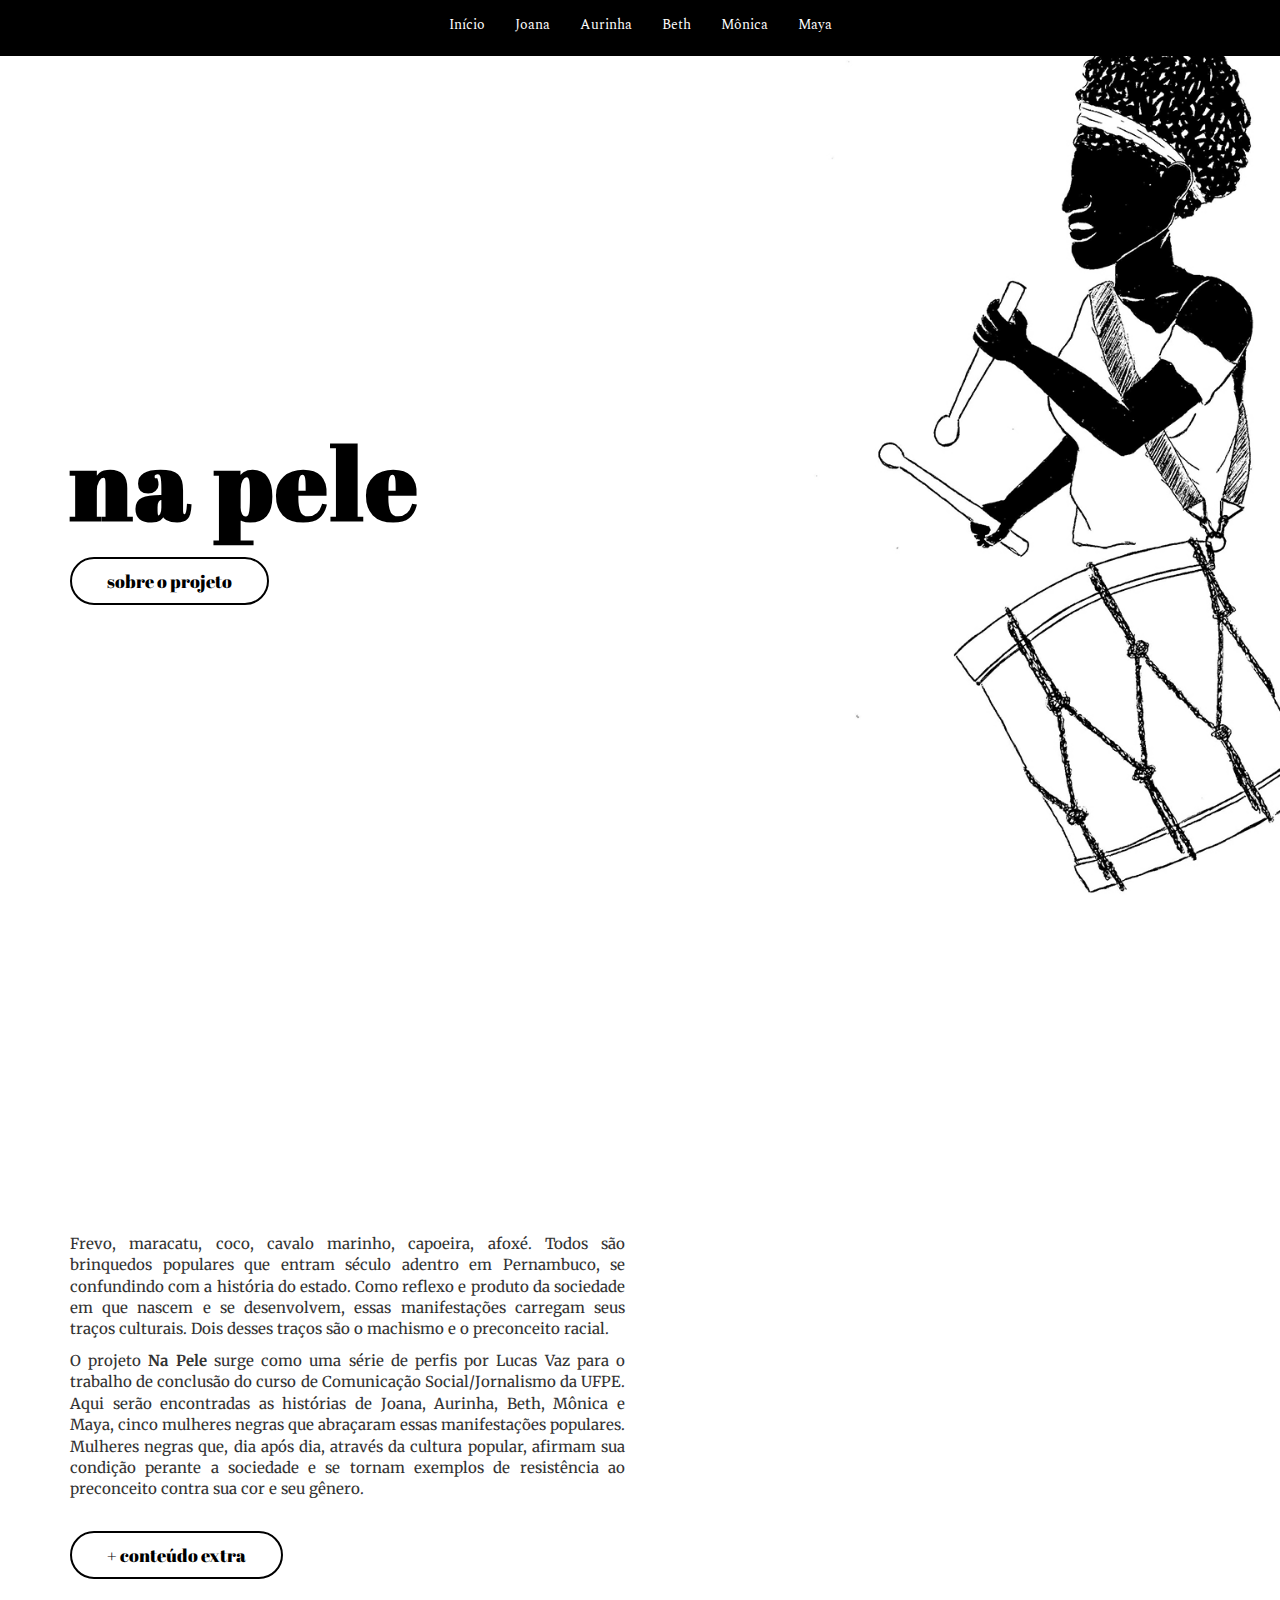
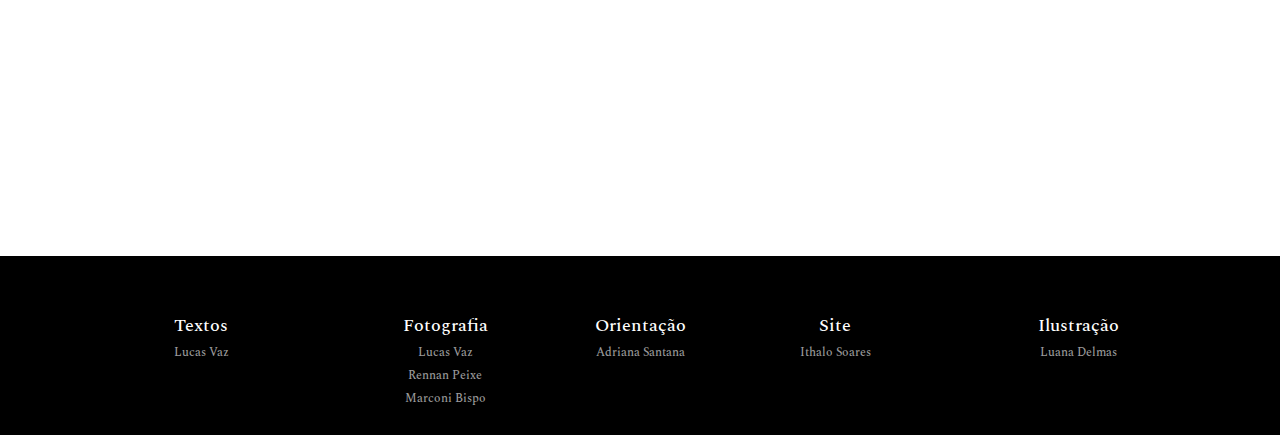
<file: index.html>
<!DOCTYPE html>
<html lang="pt-br">
  <head>
    <meta charset="utf-8">
    <meta http-equiv="X-UA-Compatible" content="IE=edge">
    <meta name="viewport" content="width=device-width, initial-scale=1">

    <title>Na Pele</title>

    <!-- Bootstrap -->
    <link href="bootstrap/css/bootstrap.min.css" rel="stylesheet">
    <link href="estilo.css" rel="stylesheet">

    <!-- Icone -->
    <link rel="icon" href="img/icone-root.png">

    <!-- Tipografia -->
    <link href="https://fonts.googleapis.com/css?family=Abril+Fatface" rel="stylesheet">
    <link href="https://fonts.googleapis.com/css?family=Spectral:800" rel="stylesheet">

    <!-- Tipografia Menu -->
    <link href="https://fonts.googleapis.com/css?family=Hind" rel="stylesheet">
    <link href="https://fonts.googleapis.com/css?family=Merriweather" rel="stylesheet">

    <!-- HTML5 shim and Respond.js for IE8 support of HTML5 elements and media queries -->
    <!-- WARNING: Respond.js doesn't work if you view the page via file:// -->
    <!--[if lt IE 9]>
      <script src="https://oss.maxcdn.com/html5shiv/3.7.2/html5shiv.min.js"></script>
      <script src="https://oss.maxcdn.com/respond/1.4.2/respond.min.js"></script>
    <![endif]-->
  </head>
  <body class="body-body" id="body-home">

    <!-- Nav -->
    <nav class="navbar navbar-default navbar-edit">
      <div class="container">

        <!-- Header -->
        <div class="navbar-header">

          <!-- Toggle -->
          <button type="button" class="navbar-toggle collapsed" data-toggle="collapse" data-target="#barra-navegacao">
            <span class="sr-only">alternar navegação</span> <!-- Screem Readers -->
            <span class="icon-bar"></span>
            <span class="icon-bar"></span>
            <span class="icon-bar"></span>
          </button> <!-- /toggle -->
          
        </div> <!-- /header -->

        <!-- Navbar -->
        <div class="collapse navbar-collapse" id="barra-navegacao">
          <ul class="nav navbar-nav">
            <li class="nav-item"><a href="">Início</a></li>
            <li class="nav-item"><a href="joana.html">Joana</a></li>
            <li class="nav-item"><a href="aurea.html">Aurinha</a></li>
            <li class="nav-item"><a href="beth.html">Beth</a></li>
            <li class="nav-item"><a href="monica.html">Mônica</a></li>
            <li class="nav-item"><a href="maya.html">Maya</a></li>
          </ul>
        </div> <!-- /navbar -->
      </div>
    </nav> <!-- /nav -->

    <!-- Home Inicial -->
    <section class="container home" id="home-inicial">
      <div class="home-capa">
        <h1 id="titulo-capa">na pele</h1>
        <a href="#home-sobre" class="btn btn-lg btn-custom">sobre o projeto</a>
      </div>
    </section> <!-- /home inicial-->

    <!-- Home Sobre -->
    <section class="container home" id="home-sobre">
      <div class="row">

        <!-- Sobre Conteudo -->
        <div class="col-md-6 home-conteudo">
          <p>Frevo, maracatu, coco, cavalo marinho, capoeira, afoxé. Todos são brinquedos populares que entram século adentro em Pernambuco, se confundindo com a história do estado. Como reflexo e produto da sociedade em que nascem e se desenvolvem, essas manifestações carregam seus traços culturais. Dois desses traços são o machismo e o preconceito racial.</p>
          <p>O projeto <b>Na Pele</b> surge como uma série de perfis por Lucas Vaz para o trabalho de conclusão do curso de Comunicação Social/Jornalismo da UFPE. Aqui serão encontradas as histórias de Joana, Aurinha, Beth, Mônica e Maya, cinco mulheres negras que abraçaram essas manifestações populares. Mulheres negras que, dia após dia, através da cultura popular, afirmam sua condição perante a sociedade e se tornam exemplos de resistência ao preconceito contra sua cor e seu gênero.</p><br>

          <a href="glossario.html" class="btn btn-lg btn-custom home-capa">+ conteúdo extra</a>
        </div>
      
        <!-- Home BG -->
        <div class="col-md-6 home-bg">
          
        </div>
      </div>
    </section> <!-- /home sobre-->

    <!-- Rodape -->
    <footer>
      <div class="container">
        <div class="row">
          <div class="col-md-3">
            <h4 class="titulo-expediente">Textos</h4>
            <h6 class="subtitulo-expediente">Lucas Vaz</h6>
          </div>

          <div class="col-md-2">
            <h4 class="titulo-expediente">Fotografia</h4>
            <h6 class="subtitulo-expediente">Lucas Vaz</h6>
            <h6 class="subtitulo-expediente">Rennan Peixe</h6>
            <h6 class="subtitulo-expediente">Marconi Bispo</h6>
          </div>

          <div class="col-md-2">
            <h4 class="titulo-expediente">Orientação</h4>
            <h6 class="subtitulo-expediente">Adriana Santana</h6>
          </div>

          <div class="col-md-2">
            <h4 class="titulo-expediente">Site</h4>
            <h6 class="subtitulo-expediente">Ithalo Soares</h6>
          </div>

          <div class="col-md-3">
            <h4 class="titulo-expediente">Ilustração</h4>
            <h6 class="subtitulo-expediente">Luana Delmas</h6>
          </div>
        </div>

        

      </div>
      
    </footer> <!-- /rodape -->

    <!-- jQuery (necessary for Bootstrap's JavaScript plugins) -->
    <script src="https://ajax.googleapis.com/ajax/libs/jquery/1.11.3/jquery.min.js"></script>

    <!-- Include all compiled plugins (below), or include individual files as needed -->
    <script src="bootstrap/js/bootstrap.min.js"></script>

  </body>
</html>
</file>
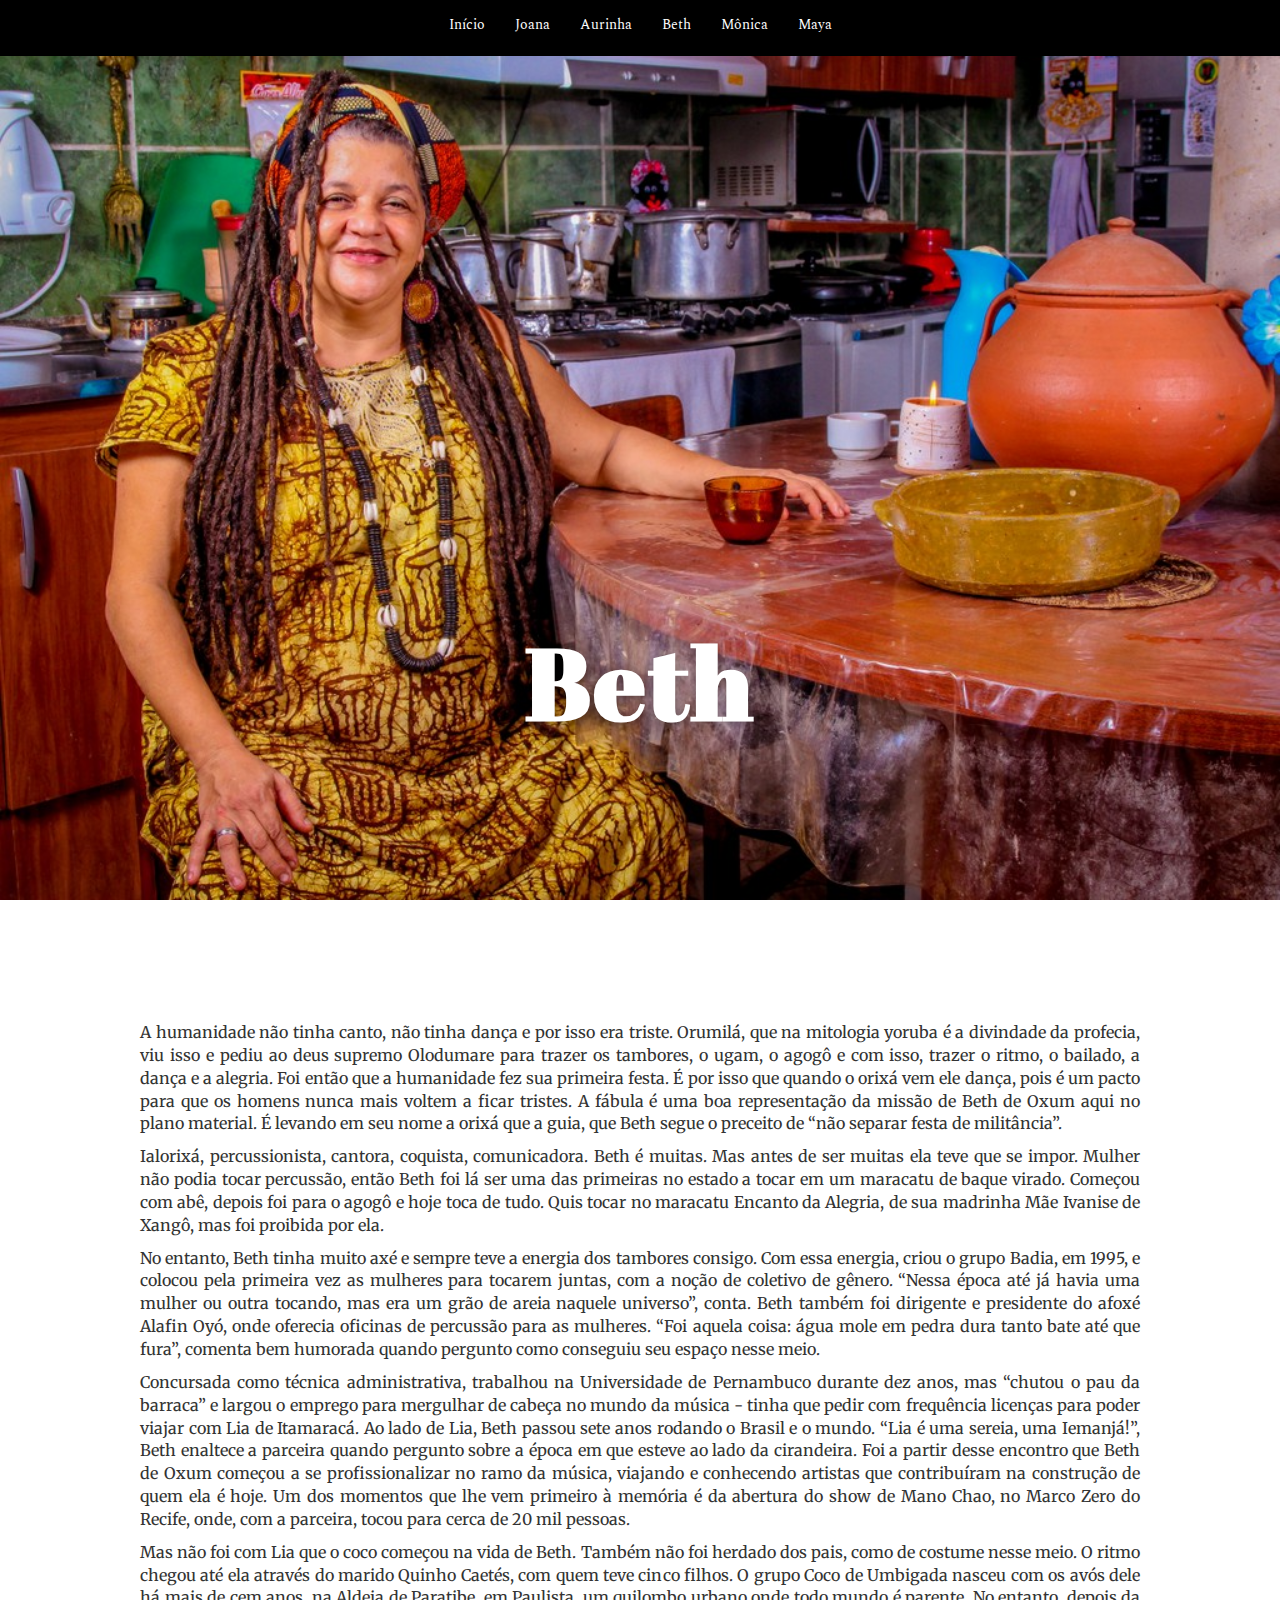
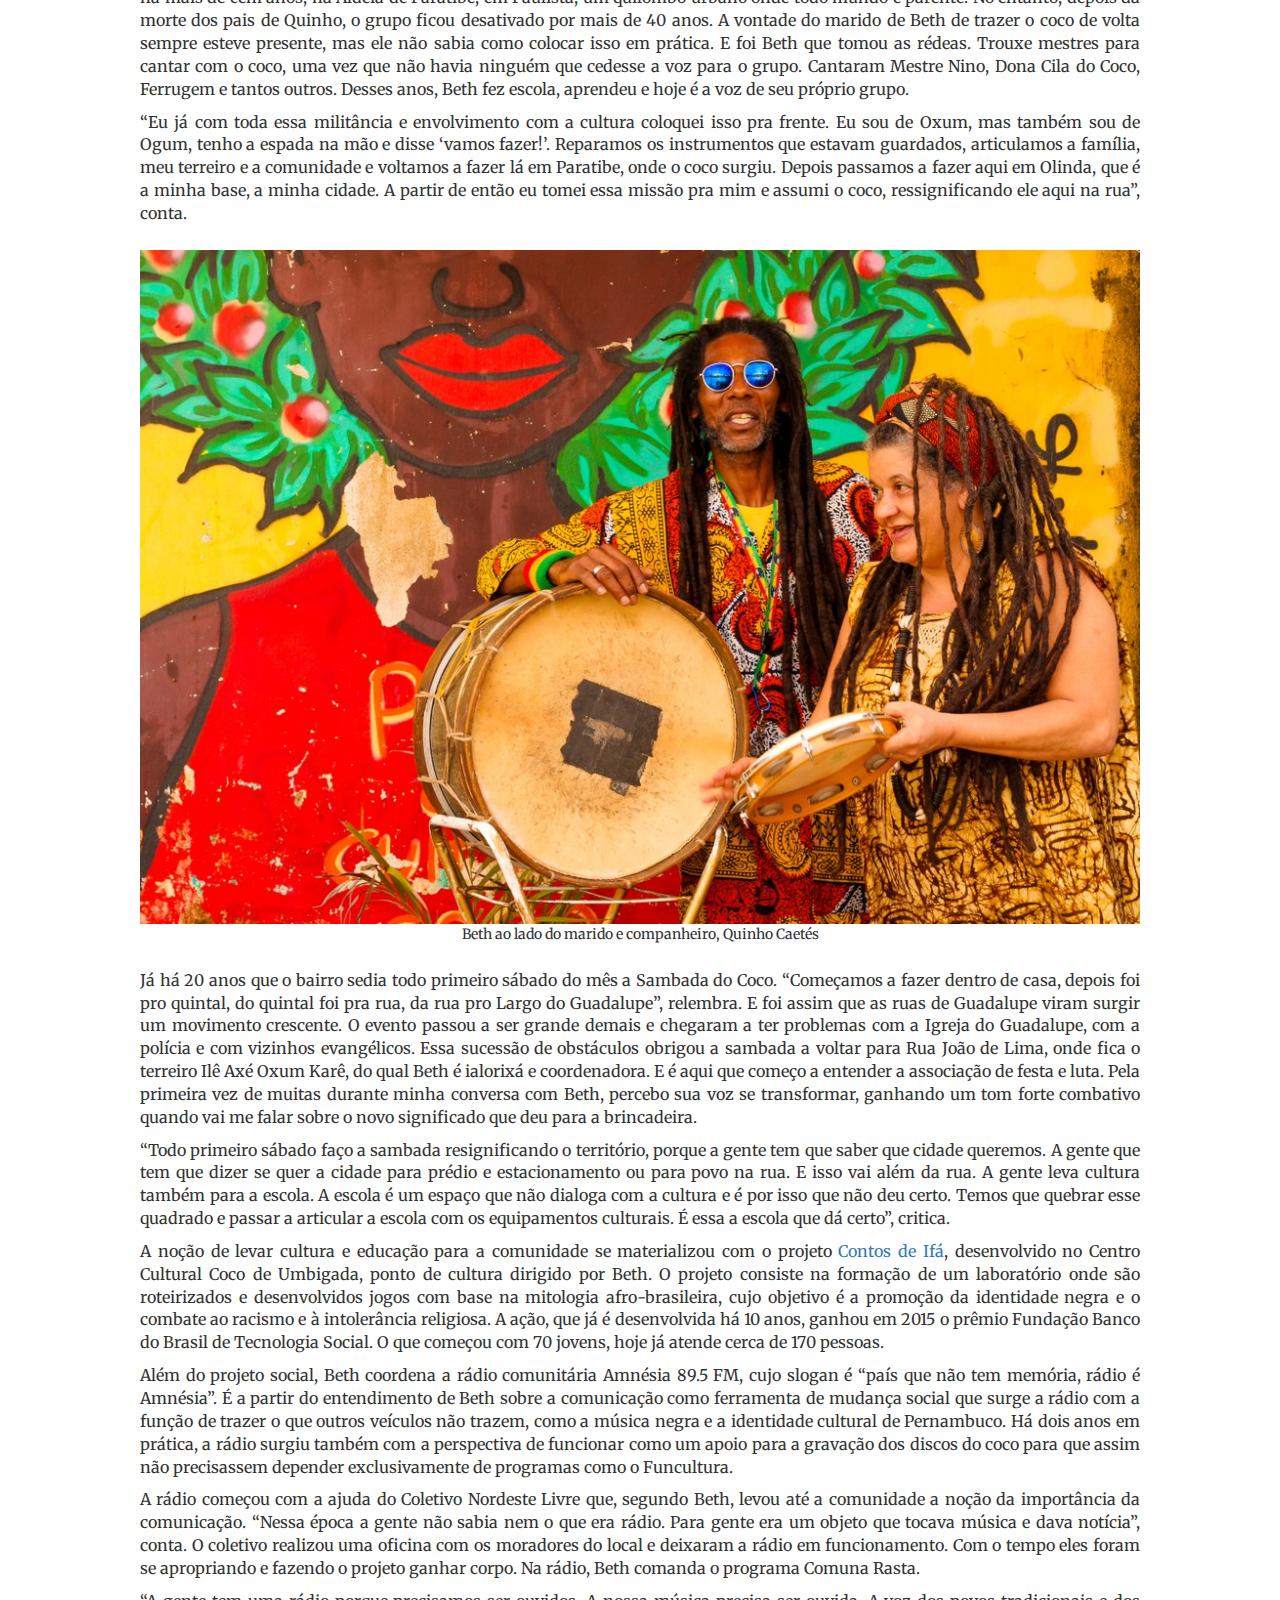
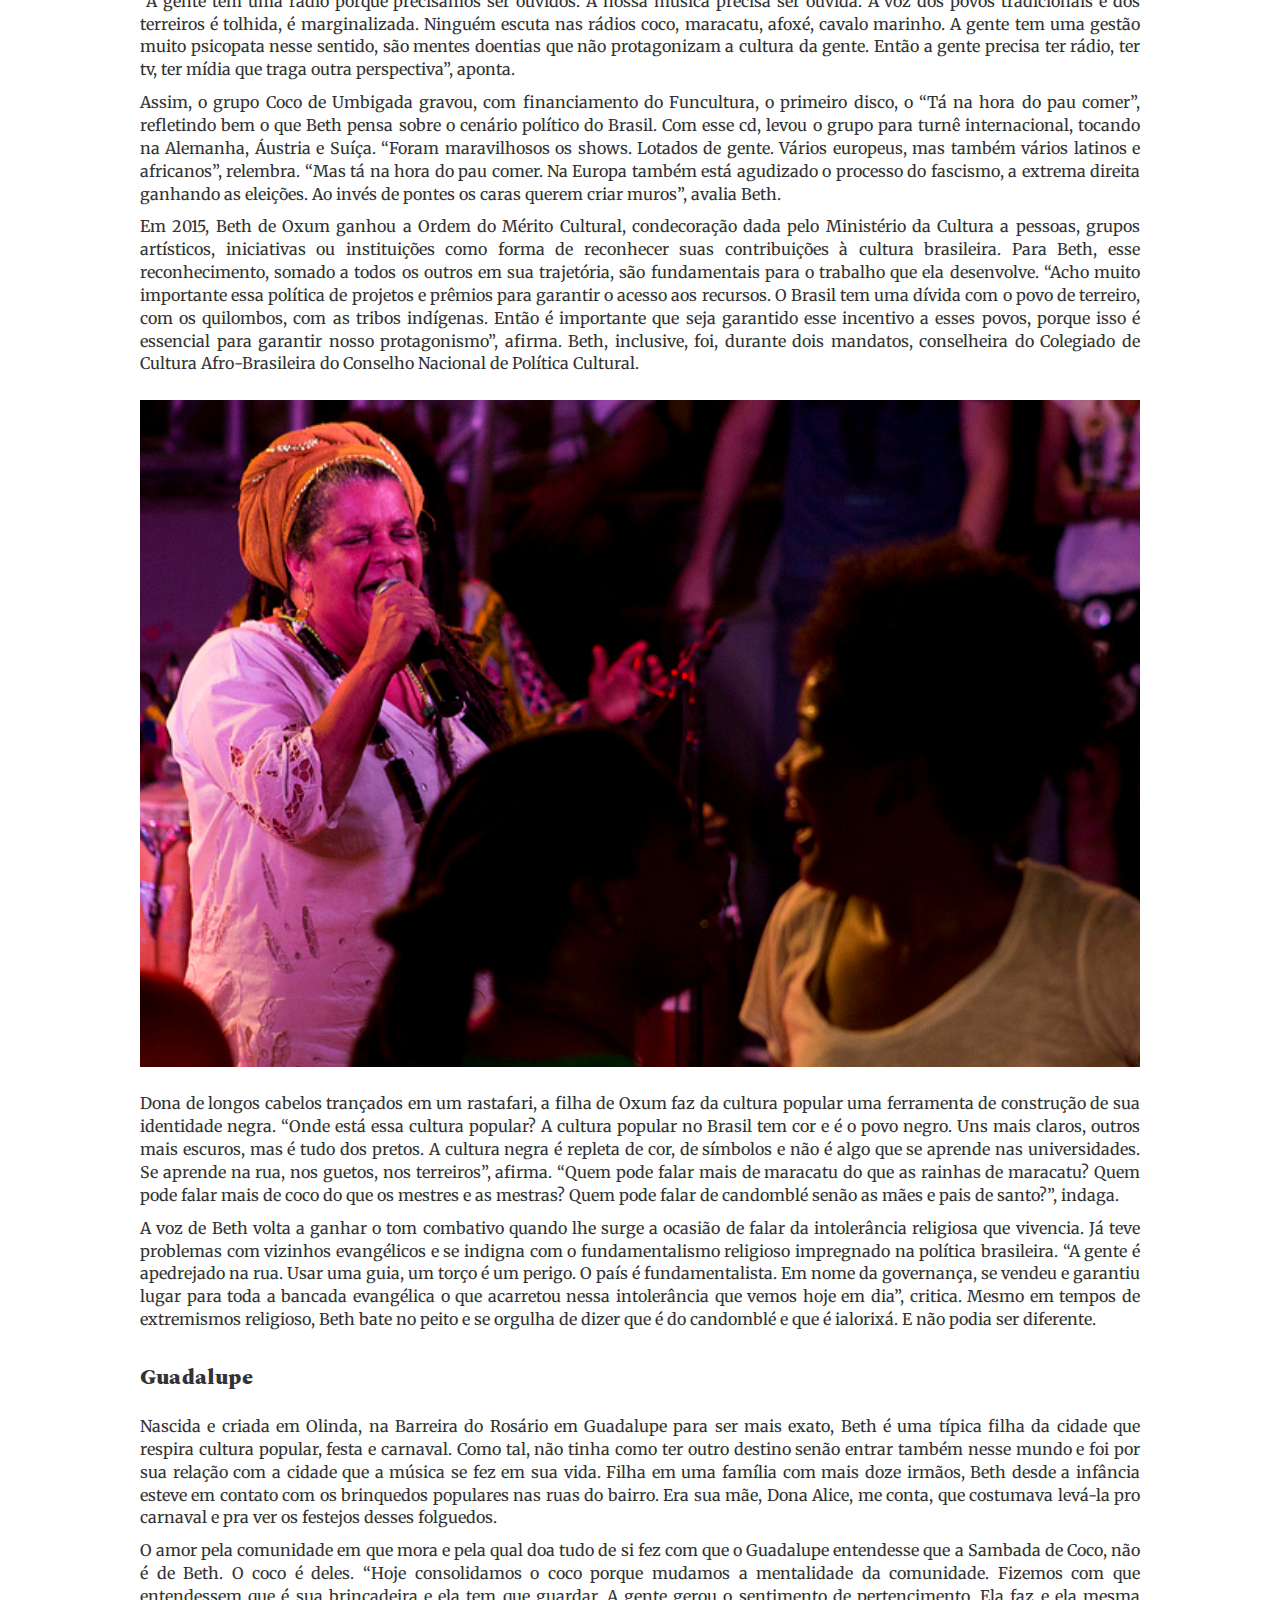
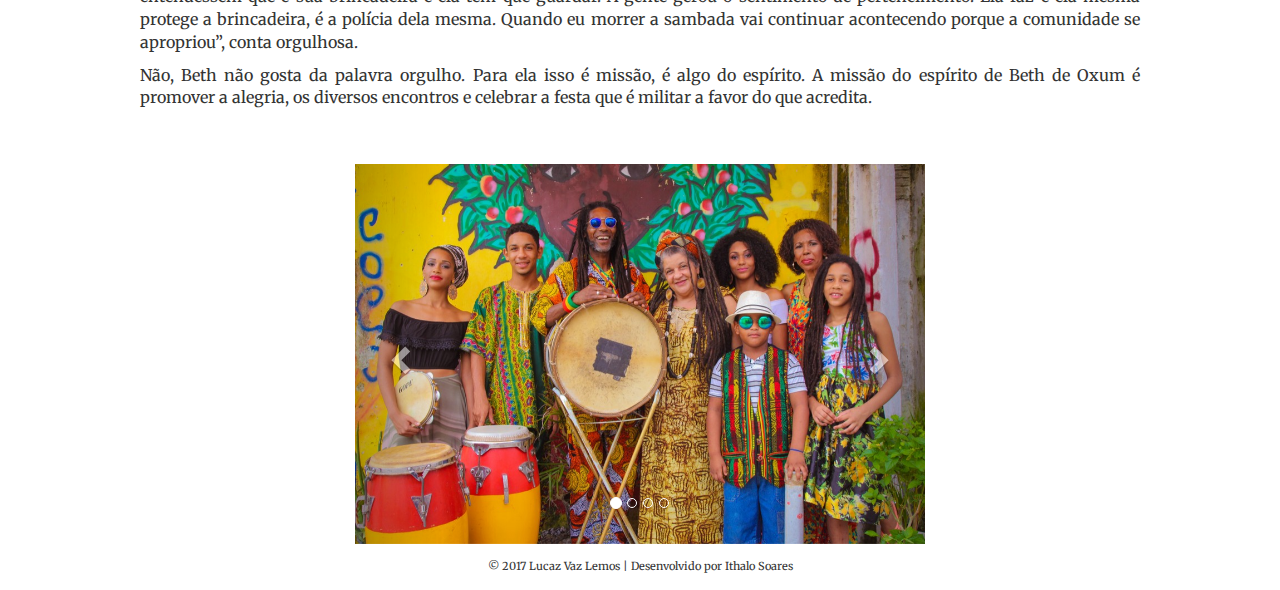
<file: beth.html>
<!DOCTYPE html>
<html lang="pt-br">
  <head>
    <meta charset="utf-8">
    <meta http-equiv="X-UA-Compatible" content="IE=edge">
    <meta name="viewport" content="width=device-width, initial-scale=1">

    <title>Beth</title>

    <!-- Bootstrap -->
    <link href="bootstrap/css/bootstrap.min.css" rel="stylesheet">
    <link href="estilo.css" rel="stylesheet">

    <!-- Icone -->
    <link rel="icon" href="img/icone-root.png">

    <!-- Tipografia -->
    <link href="https://fonts.googleapis.com/css?family=Abril+Fatface" rel="stylesheet">
    <link href="https://fonts.googleapis.com/css?family=Spectral:800" rel="stylesheet">

    <!-- Tipografia Menu -->
    <link href="https://fonts.googleapis.com/css?family=Hind" rel="stylesheet">
    <link href="https://fonts.googleapis.com/css?family=Merriweather" rel="stylesheet">

    <!-- HTML5 shim and Respond.js for IE8 support of HTML5 elements and media queries -->
    <!-- WARNING: Respond.js doesn't work if you view the page via file:// -->
    <!--[if lt IE 9]>
      <script src="https://oss.maxcdn.com/html5shiv/3.7.2/html5shiv.min.js"></script>
      <script src="https://oss.maxcdn.com/respond/1.4.2/respond.min.js"></script>
    <![endif]-->
  </head>

  <body class="body-body" id="body-beth">

    <!-- Nav -->
    <nav class="navbar navbar-default navbar-edit">
      <div class="container">

        <!-- Header -->
        <div class="navbar-header">

          <!-- Toggle -->
          <button type="button" class="navbar-toggle collapsed" data-toggle="collapse" data-target="#barra-navegacao">
            <span class="sr-only">alternar navegação</span> <!-- Screem Readers -->
            <span class="icon-bar"></span>
            <span class="icon-bar"></span>
            <span class="icon-bar"></span>
          </button> <!-- /toggle -->
          
        </div> <!-- /header -->

        <!-- Navbar -->
        <div class="collapse navbar-collapse" id="barra-navegacao">
          <ul class="nav navbar-nav">
            <li class="nav-item"><a href="index.html">Início</a></li>
            <li class="nav-item"><a href="joana.html">Joana</a></li>
            <li class="nav-item"><a href="aurea.html">Aurinha</a></li>
            <li class="nav-item"><a href="">Beth</a></li>
            <li class="nav-item"><a href="monica.html">Mônica</a></li>
            <li class="nav-item"><a href="maya.html">Maya</a></li>
          </ul>
        </div> <!-- /navbar -->
      </div>
    </nav> <!-- /nav -->

    <!-- Capa  -->
    <section class="container home">
      <div class="home-capa-perfil home-capa">
        <h1 class="titulo-perfil">Beth</h1>
      </div>
    </section> <!-- /capa-->

    <!-- Conteudo -->
    <section class="conteudo-perfil">
       <div class="container texto-perfil">
        <div class="row">
          <p>A humanidade não tinha canto, não tinha dança e por isso era triste. Orumilá, que na mitologia yoruba é a divindade da profecia, viu isso e pediu ao deus supremo Olodumare para trazer os tambores, o ugam, o agogô e com isso, trazer o ritmo, o bailado, a dança e a alegria. Foi então que a humanidade fez sua primeira festa. É por isso que quando o orixá vem ele dança, pois é um pacto para que os homens nunca mais voltem a ficar tristes. A fábula é uma boa representação da missão de Beth de Oxum aqui no plano material. É levando em seu nome a orixá que a guia, que Beth segue o preceito de “não separar festa de militância”.</p>
          <p>Ialorixá, percussionista, cantora, coquista, comunicadora. Beth é muitas. Mas antes de ser muitas ela teve que se impor. Mulher não podia tocar percussão, então Beth foi lá ser uma das primeiras no estado a tocar em um maracatu de baque virado. Começou com abê, depois foi para o agogô e hoje toca de tudo. Quis tocar no maracatu Encanto da Alegria, de sua madrinha Mãe Ivanise de Xangô, mas foi proibida por ela.</p> 
          <p>No entanto, Beth tinha muito axé e sempre teve a energia dos tambores consigo. Com essa energia, criou o grupo Badia, em 1995, e colocou pela primeira vez as mulheres para tocarem juntas, com a noção de coletivo de gênero. “Nessa época até já havia uma mulher ou outra tocando, mas era um grão de areia naquele universo”, conta. Beth também foi dirigente e presidente do afoxé Alafin Oyó, onde oferecia oficinas de percussão para as mulheres. “Foi aquela coisa: água mole em pedra dura tanto bate até que fura”, comenta bem humorada quando pergunto como conseguiu seu espaço nesse meio.</p> 
          <p>Concursada como técnica administrativa, trabalhou na Universidade de Pernambuco durante dez anos, mas “chutou o pau da barraca” e largou o emprego para mergulhar de cabeça no mundo da música - tinha que pedir com frequência licenças para poder viajar com Lia de Itamaracá. Ao lado de Lia, Beth passou sete anos rodando o Brasil e o mundo. “Lia é uma sereia, uma Iemanjá!”, Beth enaltece a parceira quando pergunto sobre a época em que esteve ao lado da cirandeira. Foi a partir desse encontro que Beth de Oxum começou a se profissionalizar no ramo da música, viajando e conhecendo artistas que contribuíram na construção de quem ela é hoje. Um dos momentos que lhe vem primeiro à memória é da abertura do show de Mano Chao, no Marco Zero do Recife, onde, com a parceira, tocou para cerca de 20 mil pessoas.</p> 
          <p>Mas não foi com Lia que o coco começou na vida de Beth. Também não foi herdado dos pais, como de costume nesse meio. O ritmo chegou até ela através do marido Quinho Caetés, com quem teve cinco filhos. O grupo Coco de Umbigada nasceu com os avós dele há mais de cem anos, na Aldeia de Paratibe, em Paulista, um quilombo urbano onde todo mundo é parente. No entanto, depois da morte dos pais de Quinho, o grupo ficou desativado por mais de 40 anos. A vontade do marido de Beth de trazer o coco de volta sempre esteve presente, mas ele não sabia como colocar isso em prática. E foi Beth que tomou as rédeas. Trouxe mestres para cantar com o coco, uma vez que não havia ninguém que cedesse a voz para o grupo. Cantaram Mestre Nino, Dona Cila do Coco, Ferrugem e tantos outros. Desses anos, Beth fez escola, aprendeu e hoje é a voz de seu próprio grupo.</p> 
          <p>“Eu já com toda essa militância e envolvimento com a cultura coloquei isso pra frente. Eu sou de Oxum, mas também sou de Ogum, tenho a espada na mão e disse ‘vamos fazer!’.  Reparamos os instrumentos que estavam guardados, articulamos a família, meu terreiro e a comunidade e voltamos a fazer lá em Paratibe, onde o coco surgiu. Depois passamos a fazer aqui em Olinda, que é a minha base, a minha cidade. A partir de então eu tomei essa missão pra mim e assumi o coco, ressignificando ele aqui na rua”, conta.</p>

          <figure style="margin-top: 25px; margin-bottom: 25px">
            <img class="img-responsive" src="img/beth/beth-texto1.jpg" height="100%" width="100%">
              <figcaption class="legenda-fotos">Beth ao lado do marido e companheiro, Quinho Caetés</figcaption>
          </figure>

          <p>Já há 20 anos que o bairro sedia todo primeiro sábado do mês a Sambada do Coco. “Começamos a fazer dentro de casa, depois foi pro quintal, do quintal foi pra rua, da rua pro Largo do Guadalupe”, relembra. E foi assim que as ruas de Guadalupe viram surgir um movimento crescente. O evento passou a ser grande demais e chegaram a ter problemas com a Igreja do Guadalupe, com a polícia e com vizinhos evangélicos. Essa sucessão de obstáculos obrigou a sambada a voltar para Rua João de Lima, onde fica o terreiro Ilê Axé Oxum Karê, do qual Beth é ialorixá e coordenadora. E é aqui que começo a entender a associação de festa e luta. Pela primeira vez de muitas durante minha conversa com Beth, percebo sua voz se transformar, ganhando um tom forte combativo quando vai me falar sobre o novo significado que deu para a brincadeira.</p> 
          <p>“Todo primeiro sábado faço a sambada resignificando o território, porque a gente tem que saber que cidade queremos. A gente que tem que dizer se quer a cidade para prédio e estacionamento ou para povo na rua. E isso vai além da rua. A gente leva cultura também para a escola. A escola é um espaço que não dialoga com a cultura e é por isso que não deu certo. Temos que quebrar esse quadrado e passar a articular a escola com os equipamentos culturais. É essa a escola que dá certo”, critica.</p> 
          <p>A noção de levar cultura e educação para a comunidade se materializou com o projeto <a href="http://contosdeifa.com/" target="_blank">Contos de Ifá</a>, desenvolvido no Centro Cultural Coco de Umbigada, ponto de cultura dirigido por Beth. O projeto consiste na formação de um laboratório onde são roteirizados e desenvolvidos jogos com base na mitologia afro-brasileira, cujo objetivo é a promoção da identidade negra e o combate ao racismo e à intolerância religiosa. A ação, que já é desenvolvida há 10 anos, ganhou em 2015 o prêmio Fundação Banco do Brasil de Tecnologia Social. O que começou com 70 jovens, hoje já atende cerca de 170 pessoas.</p> 
          <p>Além do projeto social, Beth coordena a rádio comunitária Amnésia 89.5 FM, cujo slogan é “país que não tem memória, rádio é Amnésia”. É a partir do entendimento de Beth sobre a comunicação como ferramenta de mudança social que surge a rádio com a função de trazer o que outros veículos não trazem, como a música negra e a identidade cultural de Pernambuco. Há dois anos em prática, a rádio surgiu também com a perspectiva de funcionar como um apoio para a gravação dos discos do coco para que assim não precisassem depender exclusivamente de programas como o Funcultura.</p>
          <p>A rádio começou com a ajuda do Coletivo Nordeste Livre que, segundo Beth, levou até a comunidade a noção da importância da comunicação. “Nessa época a gente não sabia nem o que era rádio. Para gente era um objeto que tocava música e dava notícia”, conta. O coletivo realizou uma oficina com os moradores do local e deixaram a rádio em funcionamento. Com o tempo eles foram se apropriando e fazendo o projeto ganhar corpo. Na rádio, Beth comanda o programa Comuna Rasta.</p>
          <p>“A gente tem uma rádio porque precisamos ser ouvidos. A nossa música precisa ser ouvida. A voz dos povos tradicionais e dos terreiros é tolhida, é marginalizada. Ninguém escuta nas rádios coco, maracatu, afoxé, cavalo marinho. A gente tem uma gestão muito psicopata nesse sentido, são mentes doentias que não protagonizam a cultura da gente. Então a gente precisa ter rádio, ter tv, ter mídia que traga outra perspectiva”, aponta.</p>
          <p>Assim, o grupo Coco de Umbigada gravou, com financiamento do Funcultura, o primeiro disco, o “Tá na hora do pau comer”, refletindo bem o que Beth pensa sobre o cenário político do Brasil. Com esse cd, levou o grupo para turnê internacional, tocando na Alemanha, Áustria e Suíça. “Foram maravilhosos os shows. Lotados de gente. Vários europeus, mas também vários latinos e africanos”, relembra. “Mas tá na hora do pau comer. Na Europa também está agudizado o processo do fascismo, a extrema direita ganhando as eleições. Ao invés de pontes os caras querem criar muros”, avalia Beth.</p>
          <p>Em 2015, Beth de Oxum ganhou a Ordem do Mérito Cultural, condecoração dada pelo Ministério da Cultura a pessoas, grupos artísticos, iniciativas ou instituições como forma de reconhecer suas contribuições à cultura brasileira. Para Beth, esse reconhecimento, somado a todos os outros em sua trajetória, são fundamentais para o trabalho que ela desenvolve. “Acho muito importante essa política de projetos e prêmios para garantir o acesso aos recursos. O Brasil tem uma dívida com o povo de terreiro, com os quilombos, com as tribos indígenas. Então é importante que seja garantido esse incentivo a esses povos, porque isso é essencial para garantir nosso protagonismo”, afirma. Beth, inclusive, foi, durante dois mandatos, conselheira do Colegiado de Cultura Afro-Brasileira do Conselho Nacional de Política Cultural.</p>  

          <img class="img-responsive" src="img/beth/beth-texto3.jpg" height="100%" width="100%" style="margin-top: 25px; margin-bottom: 25px">

          <p>Dona de longos cabelos trançados em um rastafari, a filha de Oxum faz da cultura popular uma ferramenta de construção de sua identidade negra.  “Onde está essa cultura popular? A cultura popular no Brasil tem cor e é o povo negro. Uns mais claros, outros mais escuros, mas é tudo dos pretos. A cultura negra é repleta de cor, de símbolos e não é algo que se aprende nas universidades. Se aprende na rua, nos guetos, nos terreiros”, afirma. “Quem pode falar mais de maracatu do que as rainhas de maracatu? Quem pode falar mais de coco do que os mestres e as mestras? Quem pode falar de candomblé senão as mães e pais de santo?”, indaga.</p>
          <p>A voz de Beth volta a ganhar o tom combativo quando lhe surge a ocasião de falar da intolerância religiosa que vivencia. Já teve problemas com vizinhos evangélicos e se indigna com o fundamentalismo religioso impregnado na política brasileira. “A gente é apedrejado na rua. Usar uma guia, um torço é um perigo. O país é fundamentalista. Em nome da governança, se vendeu e garantiu lugar para toda a bancada evangélica o que acarretou nessa intolerância que vemos hoje em dia”, critica. Mesmo em tempos de extremismos religioso, Beth bate no peito e se orgulha de dizer que é do candomblé e que é ialorixá. E não podia ser diferente.</p>

          <h3 id="subtitulo-meio-texto">Guadalupe</h3>

          <p>Nascida e criada em Olinda, na Barreira do Rosário em Guadalupe para ser mais exato, Beth é uma típica filha da cidade que respira cultura popular, festa e carnaval. Como tal, não tinha como ter outro destino senão entrar também nesse mundo e foi por sua relação com a cidade que a música se fez em sua vida. Filha em uma família com mais doze irmãos, Beth desde a infância esteve em contato com os brinquedos populares nas ruas do bairro. Era sua mãe, Dona Alice, me conta, que costumava levá-la pro carnaval e pra ver os festejos desses folguedos.</p>
          <p>O amor pela comunidade em que mora e pela qual doa tudo de si fez com que o Guadalupe entendesse que a Sambada de Coco, não é de Beth. O coco é deles. “Hoje consolidamos o coco porque mudamos a mentalidade da comunidade. Fizemos com que entendessem que é sua brincadeira e ela tem que guardar. A gente gerou o sentimento de pertencimento. Ela faz e ela mesma protege a brincadeira, é a polícia dela mesma. Quando eu morrer a sambada vai continuar acontecendo porque a comunidade se apropriou”, conta orgulhosa.</p>
          <p>Não, Beth não gosta da palavra orgulho. Para ela isso é missão, é algo do espírito. A missão do espírito de Beth de Oxum é promover a alegria, os diversos encontros e celebrar a festa que é militar a favor do que acredita.</p>
          
        </div>
      </div>
    </section> <!-- /conteudo -->

    <!-- Galeria -->
    <section class="galeria-section">
          <div class="container">
            <div class="row">
              <div class="col-md-12">
                <div id="galeria" class="carousel slide" data-ride="carousel">

                  <!-- indicatores dot nov -->
                  <ol class="carousel-indicators">
                    <li data-target="#galeria" data-slide-to="0" class="active"></li>
                    <li data-target="#galeria" data-slide-to="1"></li>
                    <li data-target="#galeria" data-slide-to="2"></li>
                    <li data-target="#galeria" data-slide-to="3"></li>
                  </ol>     

                  <!-- wrapper for slides -->
                  <div class="carousel-inner" role="listbox">
                    <div class="item active">
                      <img src="img/beth/beth-galeria1.jpg">
                    </div>

                    <div class="item">
                      <img src="img/beth/beth-galeria2.jpg">
                    </div>

                    <div class="item">
                      <img src="img/beth/beth-galeria3.jpg">
                    </div>

                    <div class="item">
                      <img src="img/beth/beth-galeria4.jpg">
                    </div>
              
                  </div>

                <!-- controls or next and prev buttons-->
                <a class="left carousel-control" href="#galeria" role="button" data-slide="prev">
                  <span class="glyphicon glyphicon-chevron-left" aria-hidden="true"></span>
                  <span class="sr-only">Anterior</span>
                </a>

                <a class="right carousel-control" href="#galeria" role="button" data-slide="next">
                  <span class="glyphicon glyphicon-chevron-right" aria-hidden="true"></span>
                  <span class="sr-only">Próximo</span>
                </a>


              </div>
            </div>
          </div>
      </div>
    </section> <!-- /galeria -->

    <!-- Rodape -->
    <footer id="rodape-assinatura">
      <div class="container">
        &copy; 2017 Lucaz Vaz Lemos | Desenvolvido por Ithalo Soares
      </div>
    </footer> <!-- /rodape -->


    <!-- jQuery (necessary for Bootstrap's JavaScript plugins) -->
    <script src="https://ajax.googleapis.com/ajax/libs/jquery/1.11.3/jquery.min.js"></script>

    <!-- Include all compiled plugins (below), or include individual files as needed -->
    <script src="bootstrap/js/bootstrap.min.js"></script>

        
    </body>
</html>
</file>
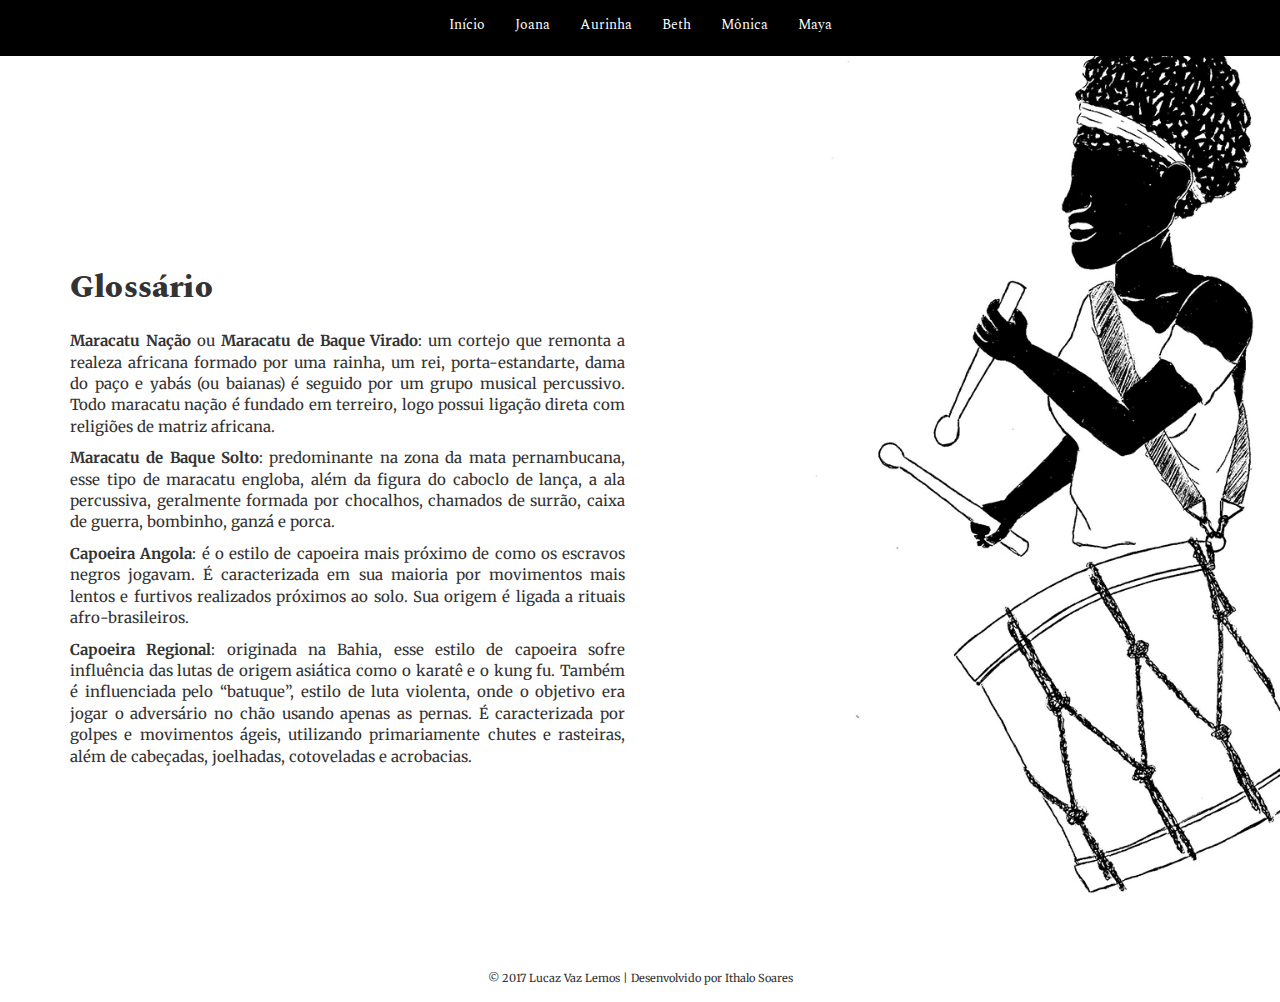
<file: glossario.html>
<!DOCTYPE html>
<html lang="pt-br">
  <head>
    <meta charset="utf-8">
    <meta http-equiv="X-UA-Compatible" content="IE=edge">
    <meta name="viewport" content="width=device-width, initial-scale=1">

    <title>Glossário</title>

    <!-- Bootstrap -->
    <link href="bootstrap/css/bootstrap.min.css" rel="stylesheet">
    <link href="estilo.css" rel="stylesheet">

    <!-- Icone -->
    <link rel="icon" href="img/icone-root.png">

    <!-- Tipografia -->
    <link href="https://fonts.googleapis.com/css?family=Abril+Fatface" rel="stylesheet">
    <link href="https://fonts.googleapis.com/css?family=Spectral:800" rel="stylesheet">

    <!-- Tipografia Menu -->
    <link href="https://fonts.googleapis.com/css?family=Hind" rel="stylesheet">
    <link href="https://fonts.googleapis.com/css?family=Merriweather" rel="stylesheet">

    <!-- HTML5 shim and Respond.js for IE8 support of HTML5 elements and media queries -->
    <!-- WARNING: Respond.js doesn't work if you view the page via file:// -->
    <!--[if lt IE 9]>
      <script src="https://oss.maxcdn.com/html5shiv/3.7.2/html5shiv.min.js"></script>
      <script src="https://oss.maxcdn.com/respond/1.4.2/respond.min.js"></script>
    <![endif]-->
  </head>
  <body class="body-body" id="body-home">

    <!-- Nav -->
    <nav class="navbar navbar-default navbar-edit">
      <div class="container">

        <!-- Header -->
        <div class="navbar-header">

          <!-- Toggle -->
          <button type="button" class="navbar-toggle collapsed" data-toggle="collapse" data-target="#barra-navegacao">
            <span class="sr-only">alternar navegação</span> <!-- Screem Readers -->
            <span class="icon-bar"></span>
            <span class="icon-bar"></span>
            <span class="icon-bar"></span>
          </button> <!-- /toggle -->
          
        </div> <!-- /header -->

        <!-- Navbar -->
        <div class="collapse navbar-collapse" id="barra-navegacao">
          <ul class="nav navbar-nav">
            <li class="nav-item"><a href="index.html">Início</a></li>
            <li class="nav-item"><a href="joana.html">Joana</a></li>
            <li class="nav-item"><a href="aurea.html">Aurinha</a></li>
            <li class="nav-item"><a href="beth.html">Beth</a></li>
            <li class="nav-item"><a href="monica.html">Mônica</a></li>
            <li class="nav-item"><a href="maya.html">Maya</a></li>
          </ul>
        </div> <!-- /navbar -->
      </div>
    </nav> <!-- /nav -->

    <!-- Home Glossario -->
    <section class="container home" id="home-glossario">
      <div class="row">

        <!-- Sobre Glossario -->
        <div class="col-md-6 home-conteudo">
          <h3 id="titulo-glossario">Glossário</h3>
          <p><b>Maracatu Nação</b> ou <b>Maracatu de Baque Virado</b>: um cortejo que remonta a realeza africana formado por uma rainha, um rei, porta-estandarte, dama do paço e yabás (ou baianas) é seguido por um grupo musical percussivo. Todo maracatu nação é fundado em terreiro, logo possui ligação direta com religiões de matriz africana.</p>
          <p><b>Maracatu de Baque Solto</b>: predominante na zona da mata pernambucana, esse tipo de maracatu engloba, além da figura do caboclo de lança, a ala percussiva, geralmente formada por chocalhos, chamados de surrão, caixa de guerra, bombinho, ganzá e porca.</p>
          <p><b>Capoeira Angola</b>: é o estilo de capoeira mais próximo de como os escravos negros jogavam. É caracterizada em sua maioria por movimentos mais lentos e furtivos realizados próximos ao solo. Sua origem é ligada a rituais afro-brasileiros.</p>
          <p><b>Capoeira Regional</b>: originada na Bahia, esse estilo de capoeira sofre influência das lutas de origem asiática como o karatê e o kung fu. Também é influenciada pelo “batuque”, estilo de luta violenta, onde o objetivo era jogar o adversário no chão usando apenas as pernas. É caracterizada por golpes e movimentos ágeis, utilizando primariamente chutes e rasteiras, além de cabeçadas, joelhadas, cotoveladas e acrobacias.</p>
        </div>
      
        <!-- Home BG -->
        <div class="col-md-6 home-bg">
          
        </div>
      </div>
    </section> <!-- /home sobre-->

    <!-- Rodape -->
    <footer id="rodape-assinatura">
      <div class="container">
        &copy; 2017 Lucaz Vaz Lemos | Desenvolvido por Ithalo Soares
      </div>
    </footer> <!-- /rodape -->

    <!-- jQuery (necessary for Bootstrap's JavaScript plugins) -->
    <script src="https://ajax.googleapis.com/ajax/libs/jquery/1.11.3/jquery.min.js"></script>

    <!-- Include all compiled plugins (below), or include individual files as needed -->
    <script src="bootstrap/js/bootstrap.min.js"></script>

  </body>
</html>
</file>
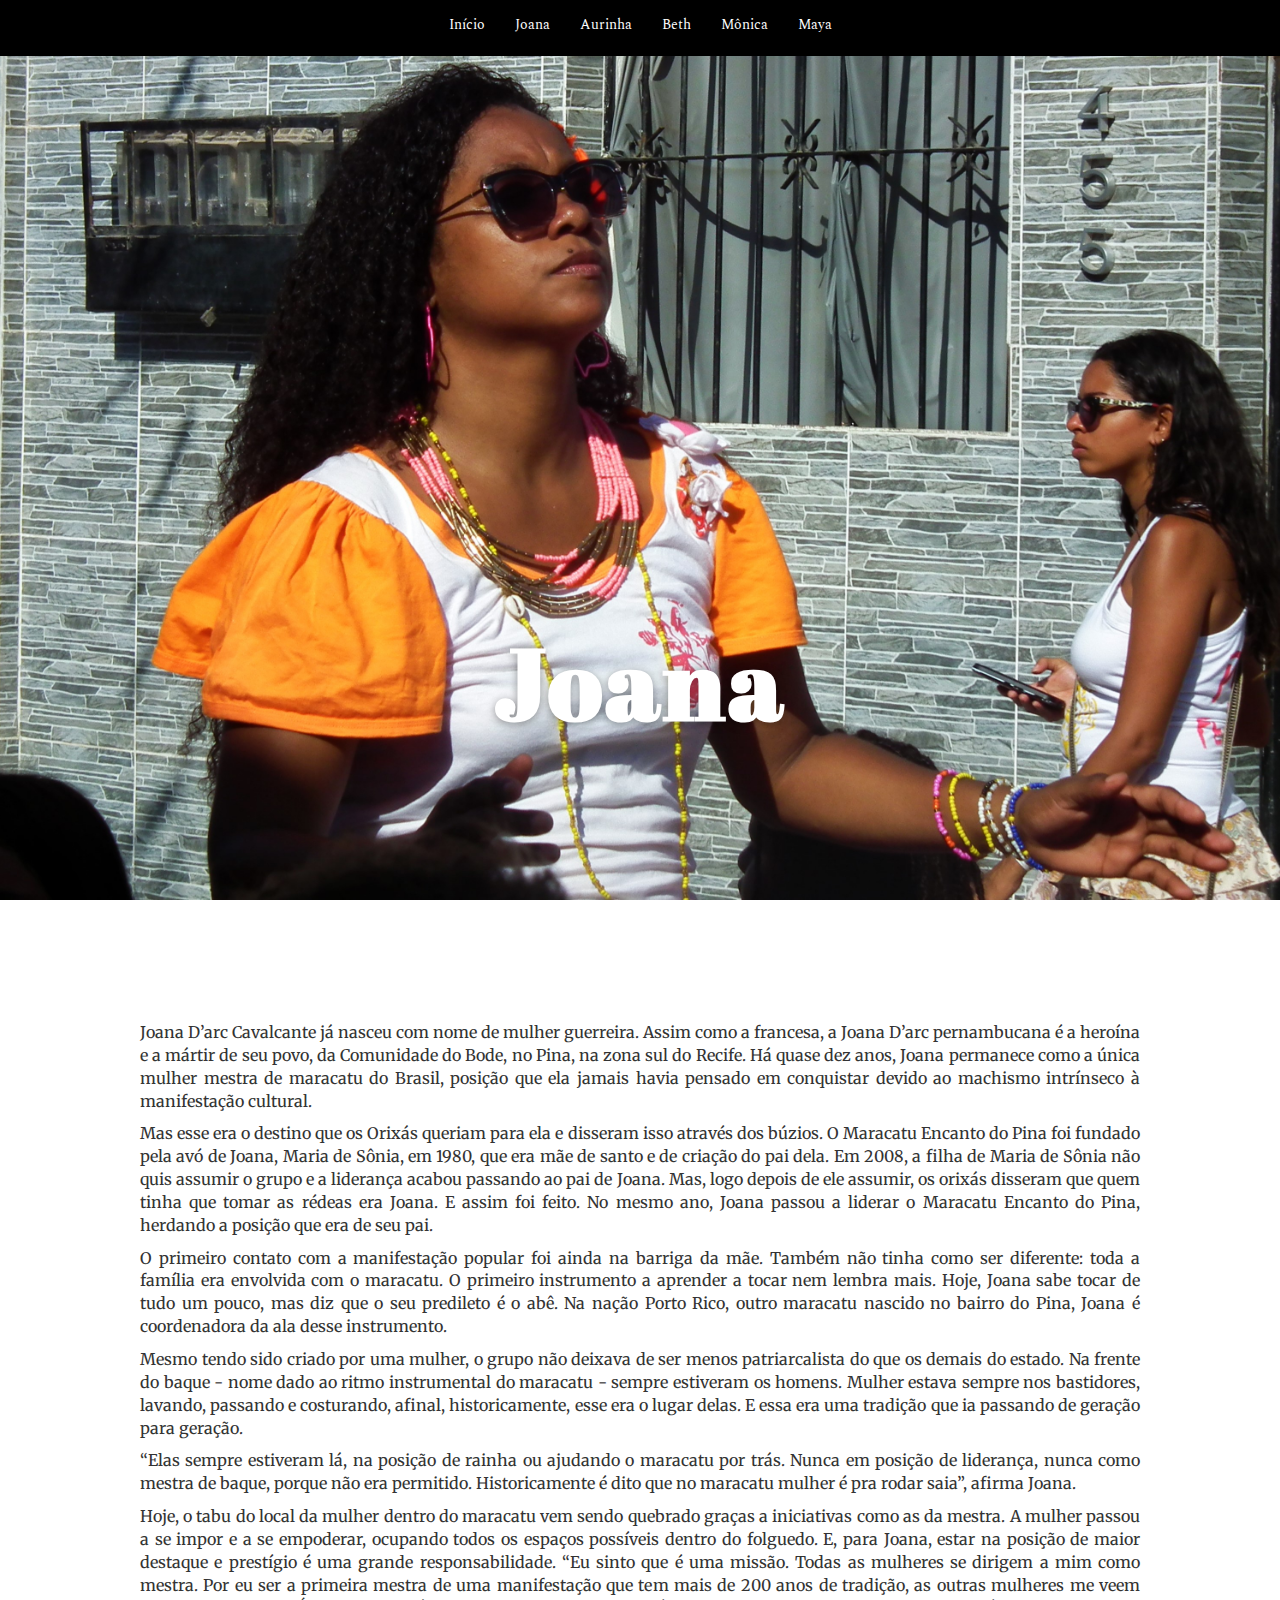
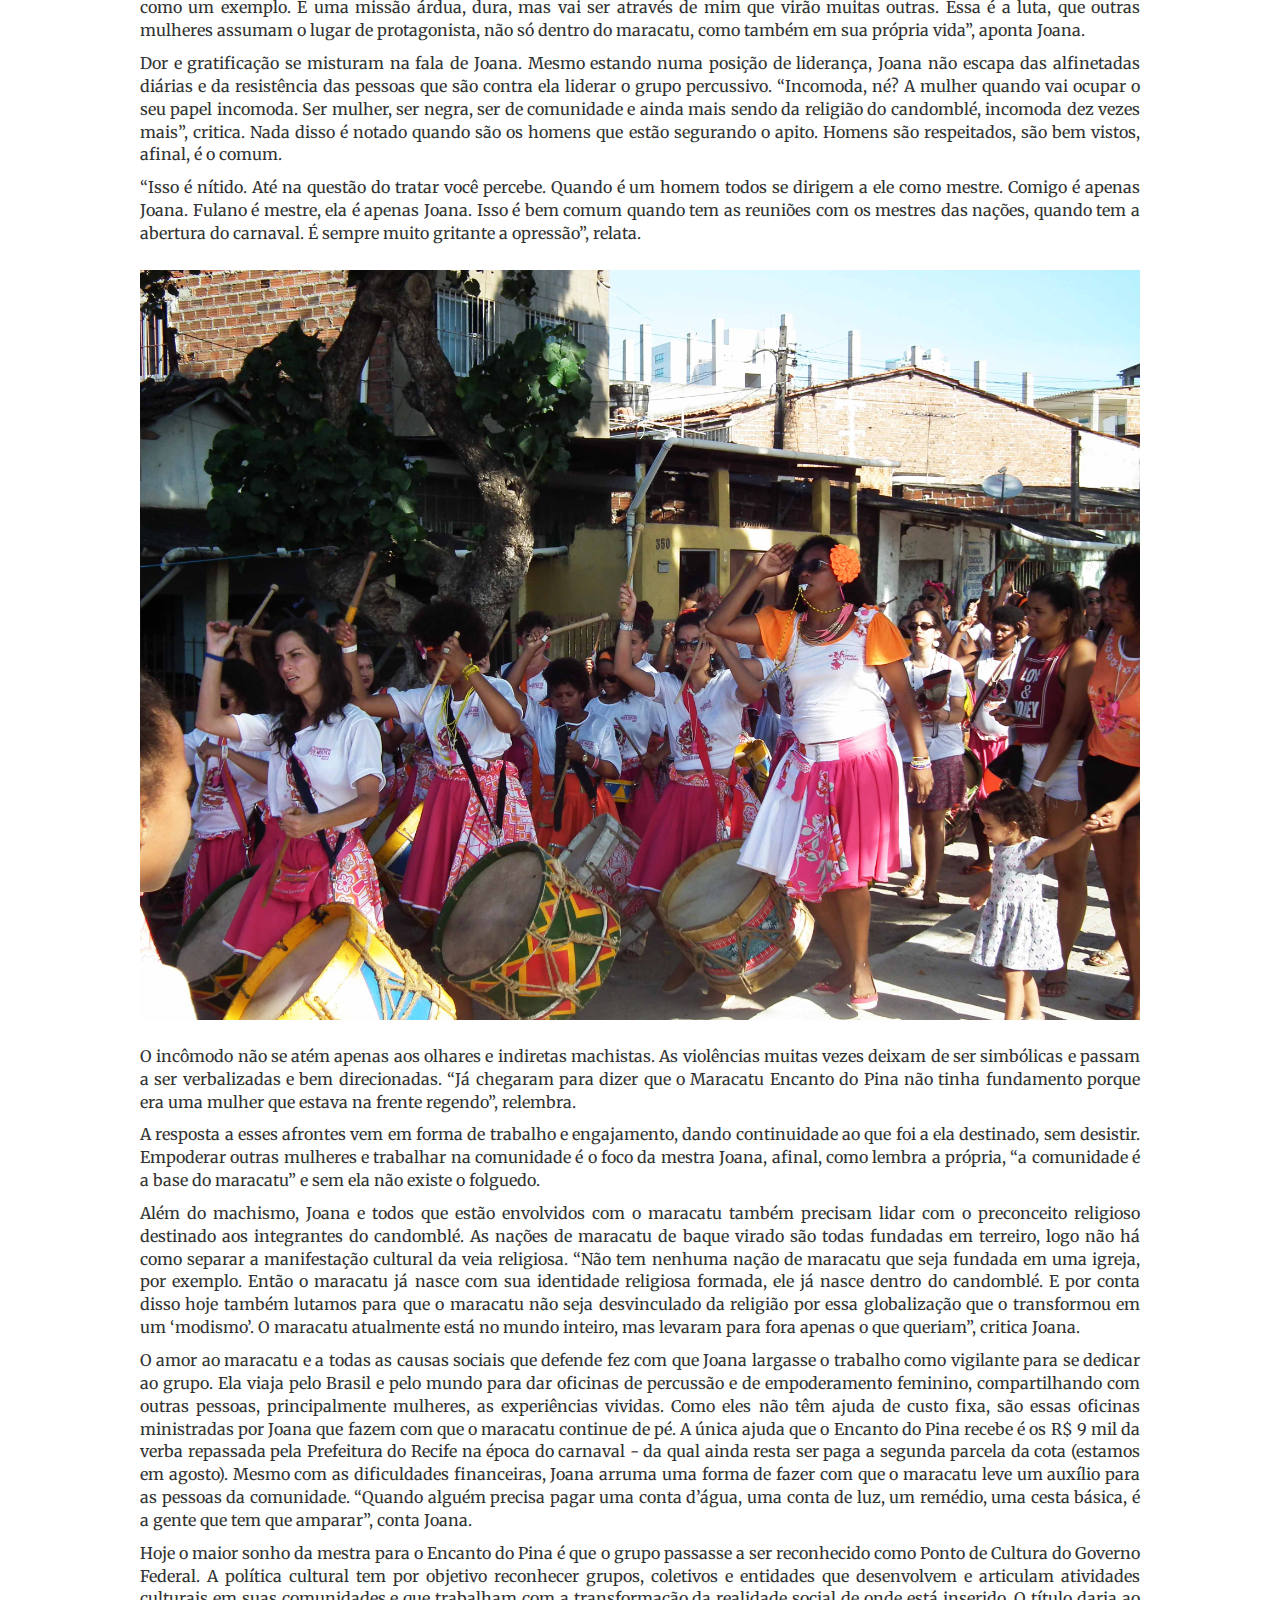
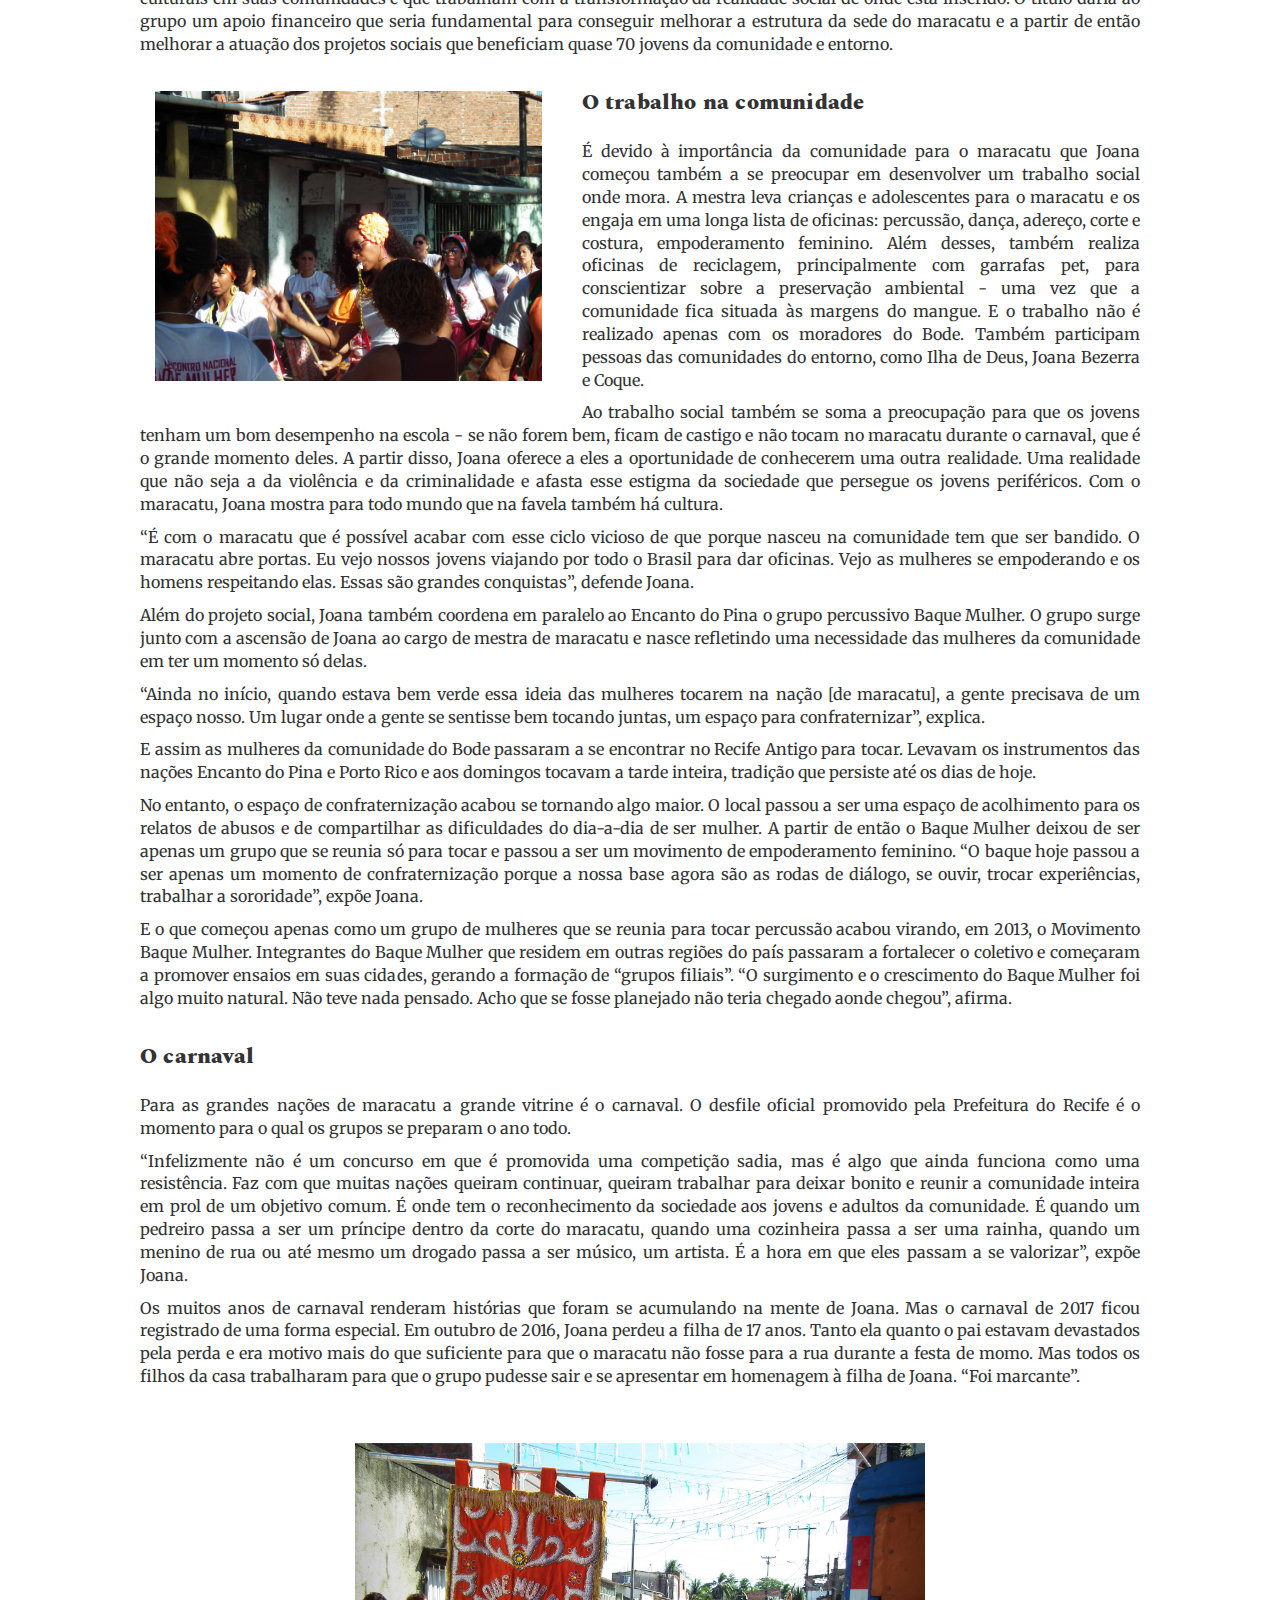
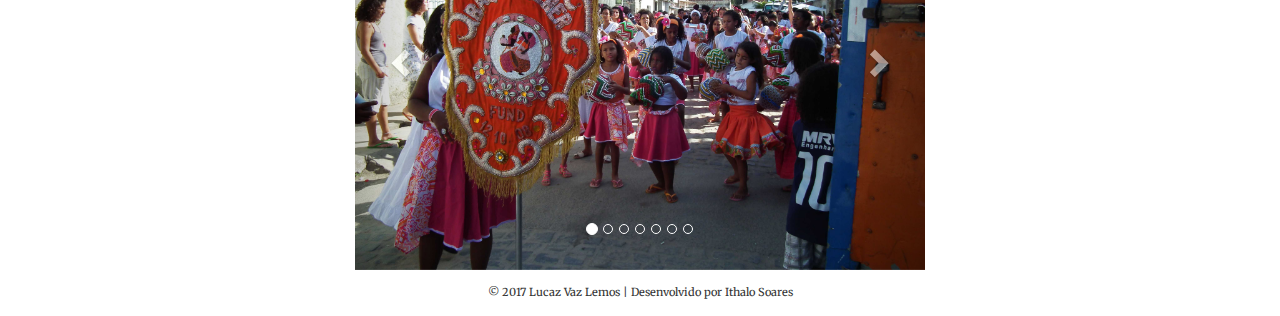
<file: joana.html>
<!DOCTYPE html>
<html lang="pt-br">
  <head>
    <meta charset="utf-8">
    <meta http-equiv="X-UA-Compatible" content="IE=edge">
    <meta name="viewport" content="width=device-width, initial-scale=1">

    <title>Joana</title>

    <!-- Bootstrap -->
    <link href="bootstrap/css/bootstrap.min.css" rel="stylesheet">
    <link href="estilo.css" rel="stylesheet">

    <!-- Icone -->
    <link rel="icon" href="img/icone-root.png">

    <!-- Tipografia -->
    <link href="https://fonts.googleapis.com/css?family=Abril+Fatface" rel="stylesheet">
    <link href="https://fonts.googleapis.com/css?family=Spectral:800" rel="stylesheet">

    <!-- Tipografia Menu -->
    <link href="https://fonts.googleapis.com/css?family=Hind" rel="stylesheet">
    <link href="https://fonts.googleapis.com/css?family=Merriweather" rel="stylesheet">

    <!-- HTML5 shim and Respond.js for IE8 support of HTML5 elements and media queries -->
    <!-- WARNING: Respond.js doesn't work if you view the page via file:// -->
    <!--[if lt IE 9]>
      <script src="https://oss.maxcdn.com/html5shiv/3.7.2/html5shiv.min.js"></script>
      <script src="https://oss.maxcdn.com/respond/1.4.2/respond.min.js"></script>
    <![endif]-->
  </head>

  <body class="body-body" id="body-joana">

    <!-- Nav -->
    <nav class="navbar navbar-default navbar-edit">
      <div class="container">

        <!-- Header -->
        <div class="navbar-header">

          <!-- Toggle -->
          <button type="button" class="navbar-toggle collapsed" data-toggle="collapse" data-target="#barra-navegacao">
            <span class="sr-only">alternar navegação</span> <!-- Screem Readers -->
            <span class="icon-bar"></span>
            <span class="icon-bar"></span>
            <span class="icon-bar"></span>
          </button> <!-- /toggle -->
          
        </div> <!-- /header -->

        <!-- Navbar -->
        <div class="collapse navbar-collapse" id="barra-navegacao">
          <ul class="nav navbar-nav">
            <li class="nav-item"><a href="index.html">Início</a></li>
            <li class="nav-item"><a href="">Joana</a></li>
            <li class="nav-item"><a href="aurea.html">Aurinha</a></li>
            <li class="nav-item"><a href="beth.html">Beth</a></li>
            <li class="nav-item"><a href="monica.html">Mônica</a></li>
            <li class="nav-item"><a href="maya.html">Maya</a></li>
          </ul>
        </div> <!-- /navbar -->
      </div>
    </nav> <!-- /nav -->

    <!-- Capa  -->
    <section class="container home">
      <div class="home-capa-perfil home-capa">
        <h1 class="titulo-perfil">Joana</h1>
      </div>
    </section> <!-- /capa-->

    <!-- Conteudo -->
    <section class="conteudo-perfil">
       <div class="container texto-perfil">
        <div class="row">
          <p>Joana D’arc Cavalcante já nasceu com nome de mulher guerreira. Assim como a francesa, a Joana D’arc pernambucana é a heroína e a mártir de seu povo, da Comunidade do Bode, no Pina, na zona sul do Recife. Há quase dez anos, Joana permanece como a única mulher mestra de maracatu do Brasil, posição que ela jamais havia pensado em conquistar devido ao machismo intrínseco à manifestação cultural.</p>
          <p>Mas esse era o destino que os Orixás queriam para ela e disseram isso através dos búzios. O Maracatu Encanto do Pina foi fundado pela avó de Joana, Maria de Sônia, em 1980, que era mãe de santo e de criação do pai dela. Em 2008, a filha de Maria de Sônia não quis assumir o grupo e a liderança acabou passando ao pai de Joana. Mas, logo depois de ele assumir, os orixás disseram que quem tinha que tomar as rédeas era Joana. E assim foi feito. No mesmo ano, Joana passou a liderar o Maracatu Encanto do Pina, herdando a posição que era de seu pai.</p>
          <p>O primeiro contato com a manifestação popular foi ainda na barriga da mãe. Também não tinha como ser diferente: toda a família era envolvida com o maracatu. O primeiro instrumento a aprender a tocar nem lembra mais. Hoje, Joana sabe tocar de tudo um pouco, mas diz que o seu predileto é o abê. Na nação Porto Rico, outro maracatu nascido no bairro do Pina, Joana é coordenadora da ala desse instrumento.</p>
          <p>Mesmo tendo sido criado por uma mulher, o grupo não deixava de ser menos patriarcalista do que os demais do estado. Na frente do baque - nome dado ao ritmo instrumental do maracatu - sempre estiveram os homens. Mulher estava sempre nos bastidores, lavando, passando e costurando, afinal, historicamente, esse era o lugar delas. E essa era uma tradição que ia passando de geração para geração.</p>
          <p>“Elas sempre estiveram lá, na posição de rainha ou ajudando o maracatu por trás. Nunca em posição de liderança, nunca como mestra de baque, porque não era permitido. Historicamente é dito que no maracatu mulher é pra rodar saia”, afirma Joana.</p>
          <p>Hoje, o tabu do local da mulher dentro do maracatu vem sendo quebrado graças a iniciativas como as da mestra. A mulher passou a se impor e a se empoderar, ocupando todos os espaços possíveis dentro do folguedo. E, para Joana, estar na posição de maior destaque e prestígio é uma grande responsabilidade. “Eu sinto que é uma missão. Todas as mulheres se dirigem a mim como mestra. Por eu ser a primeira mestra de uma manifestação que tem mais de 200 anos de tradição, as outras mulheres me veem como um exemplo. É uma missão árdua, dura, mas vai ser através de mim que virão muitas outras. Essa é a luta, que outras mulheres assumam o lugar de protagonista, não só dentro do maracatu, como também em sua própria vida”, aponta Joana.</p>
          <p>Dor e gratificação se misturam na fala de Joana. Mesmo estando numa posição de liderança, Joana não escapa das alfinetadas diárias e da resistência das pessoas que são contra ela liderar o grupo percussivo. “Incomoda, né? A mulher quando vai ocupar o seu papel incomoda. Ser mulher, ser negra, ser de comunidade e ainda mais sendo da religião do candomblé, incomoda dez vezes mais”, critica. Nada disso é notado quando são os homens que estão segurando o apito. Homens são respeitados, são bem vistos, afinal, é o comum.</p>
          <p>“Isso é nítido. Até na questão do tratar você percebe. Quando é um homem todos se dirigem a ele como mestre. Comigo é apenas Joana. Fulano é mestre, ela é apenas Joana. Isso é bem comum quando tem as reuniões com os mestres das nações, quando tem a abertura do carnaval. É sempre muito gritante a opressão”, relata.</p> 

          <img class="img-responsive" src="img/joana/joana-texto1.jpg" height="100%" width="100%" style="margin-top: 25px; margin-bottom: 25px">

          <p>O incômodo não se atém apenas aos olhares e indiretas machistas. As violências muitas vezes deixam de ser simbólicas e passam a ser verbalizadas e bem direcionadas. “Já chegaram para dizer que o Maracatu Encanto do Pina não tinha fundamento porque era uma mulher que estava na frente regendo”, relembra.</p> 
          <p>A resposta a esses afrontes vem em forma de trabalho e engajamento, dando continuidade ao que foi a ela destinado, sem desistir. Empoderar outras mulheres e trabalhar na comunidade é o foco da mestra Joana, afinal, como lembra a própria, “a comunidade é a base do maracatu” e sem ela não existe o folguedo.</p>
          <p>Além do machismo, Joana e todos que estão envolvidos com o maracatu também precisam lidar com o preconceito religioso destinado aos integrantes do candomblé. As nações de maracatu de baque virado são todas fundadas em terreiro, logo não há como separar a manifestação cultural da veia religiosa. “Não tem nenhuma nação de maracatu que seja fundada em uma igreja, por exemplo. Então o maracatu já nasce com sua identidade religiosa formada, ele já nasce dentro do candomblé. E por conta disso hoje também lutamos para que o maracatu não seja desvinculado da religião por essa globalização que o transformou em um ‘modismo’. O maracatu atualmente está no mundo inteiro, mas levaram para fora apenas o que queriam”, critica Joana.</p>
          <p>O amor ao maracatu e a todas as causas sociais que defende fez com que Joana largasse o trabalho como vigilante para se dedicar ao grupo. Ela viaja pelo Brasil e pelo mundo para dar oficinas de percussão e de empoderamento feminino, compartilhando com outras pessoas, principalmente mulheres, as experiências vividas. Como eles não têm ajuda de custo fixa, são essas oficinas ministradas por Joana que fazem com que o maracatu continue de pé. A única ajuda que o Encanto do Pina recebe é os R$ 9 mil da verba repassada pela Prefeitura do Recife na época do carnaval - da qual ainda resta ser paga a segunda parcela da cota (estamos em agosto). Mesmo com as dificuldades financeiras, Joana arruma uma forma de fazer com que o maracatu leve um auxílio para as pessoas da comunidade. “Quando alguém precisa pagar uma conta d’água, uma conta de luz, um remédio, uma cesta básica, é a gente que tem que amparar”, conta Joana.</p>
          <p>Hoje o maior sonho da mestra para o Encanto do Pina é que o grupo passasse a ser reconhecido como Ponto de Cultura do Governo Federal. A política cultural tem por objetivo reconhecer grupos, coletivos e entidades que desenvolvem e articulam atividades culturais em suas comunidades e que trabalham com a transformação da realidade social de onde está inserido. O título daria ao grupo um apoio financeiro que seria fundamental para conseguir melhorar a estrutura da sede do maracatu e a partir de então melhorar a atuação dos projetos sociais que beneficiam quase 70 jovens da comunidade e entorno.</p>

          <img class="col-md-5 col-xs-12 img-responsive img-edit-mquerie" src="img/joana/joana-texto2.jpg" width="30%" height="15%" align="left" style="margin: 25px 25px 25px 0px">

          <h3 id="subtitulo-meio-texto">O trabalho na comunidade</h3>

          <p>É devido à importância da comunidade para o maracatu que Joana começou também a se preocupar em desenvolver um trabalho social onde mora. A mestra leva crianças e adolescentes para o maracatu e os engaja em uma longa lista de oficinas: percussão, dança, adereço, corte e costura, empoderamento feminino. Além desses, também realiza oficinas de reciclagem, principalmente com garrafas pet, para conscientizar sobre a preservação ambiental - uma vez que a comunidade fica situada às margens do mangue. E o trabalho não é realizado apenas com os moradores do Bode. Também participam pessoas das comunidades do entorno, como Ilha de Deus, Joana Bezerra e Coque.</p>
          <p>Ao trabalho social também se soma a preocupação para que os jovens tenham um bom desempenho na escola - se não forem bem, ficam de castigo e não tocam no maracatu durante o carnaval, que é o grande momento deles. A partir disso, Joana oferece a eles a oportunidade de conhecerem uma outra realidade. Uma realidade que não seja a da violência e da criminalidade e afasta esse estigma da sociedade que persegue os jovens periféricos. Com o maracatu, Joana mostra para todo mundo que na favela também há cultura.</p>
          <p>“É com o maracatu que é possível acabar com esse ciclo vicioso de que porque nasceu na comunidade tem que ser bandido. O maracatu abre portas. Eu vejo nossos jovens viajando por todo o Brasil para dar oficinas. Vejo as mulheres se empoderando e os homens respeitando elas. Essas são grandes conquistas”, defende Joana.</p>
          <p>Além do projeto social, Joana também coordena em paralelo ao Encanto do Pina o grupo percussivo Baque Mulher. O grupo surge junto com a ascensão de Joana ao cargo de mestra de maracatu e nasce refletindo uma necessidade das mulheres da comunidade em ter um momento só delas.</p>
          <p>“Ainda no início, quando estava bem verde essa ideia das mulheres tocarem na nação [de maracatu], a gente precisava de um espaço nosso. Um lugar onde a gente se sentisse bem tocando juntas, um espaço para confraternizar”, explica.</p>
          <p>E assim as mulheres da comunidade do Bode passaram a se encontrar no Recife Antigo para tocar. Levavam os instrumentos das nações Encanto do Pina e Porto Rico e aos domingos tocavam a tarde inteira, tradição que persiste até os dias de hoje.</p>
          <p>No entanto, o espaço de confraternização acabou se tornando algo maior. O local passou a ser uma espaço de acolhimento para os relatos de abusos e de compartilhar as dificuldades do dia-a-dia de ser mulher. A partir de então o Baque Mulher deixou de ser apenas um grupo que se reunia só para tocar e passou a ser um movimento de empoderamento feminino. “O baque hoje passou a ser apenas um momento de confraternização porque a nossa base agora são as rodas de diálogo, se ouvir, trocar experiências, trabalhar a sororidade”, expõe Joana.</p>
          <p>E o que começou apenas como um grupo de mulheres que se reunia para tocar percussão acabou virando, em 2013, o Movimento Baque Mulher. Integrantes do Baque Mulher que residem em outras regiões do país passaram a fortalecer o coletivo e começaram a promover ensaios em suas cidades, gerando a formação de “grupos filiais”. “O surgimento e o crescimento do Baque Mulher foi algo muito natural. Não teve nada pensado. Acho que se fosse planejado não teria chegado aonde chegou”, afirma.</p>

          <h3 id="subtitulo-meio-texto">O carnaval</h3>

          <p>Para as grandes nações de maracatu a grande vitrine é o carnaval. O desfile oficial promovido pela Prefeitura do Recife é o momento para o qual os grupos se preparam o ano todo.</p>
          <p>“Infelizmente não é um concurso em que é promovida uma competição sadia, mas é algo que ainda funciona como uma resistência. Faz com que muitas nações queiram continuar, queiram trabalhar para deixar bonito e reunir a comunidade inteira em prol de um objetivo comum. É onde tem o reconhecimento da sociedade aos jovens e adultos da comunidade. É quando um pedreiro passa a ser um príncipe dentro da corte do maracatu, quando uma cozinheira passa a ser uma rainha, quando um menino de rua ou até mesmo um drogado passa a ser músico, um artista. É a hora em que eles passam a se valorizar”, expõe Joana.</p>
          <p>Os muitos anos de carnaval renderam histórias que foram se acumulando na mente de Joana. Mas o carnaval de 2017 ficou registrado de uma forma especial. Em outubro de 2016, Joana perdeu a filha de 17 anos. Tanto ela quanto o pai estavam devastados pela perda e era motivo mais do que suficiente para que o maracatu não fosse para a rua durante a festa de momo. Mas todos os filhos da casa trabalharam para que o grupo pudesse sair e se apresentar em homenagem à filha de Joana. “Foi marcante”.</p>
        </div>
      </div>
    </section> <!-- /conteudo -->

    <!-- Galeria -->
    <section class="galeria-section">
          <div class="container">
            <div class="row">
              <div class="col-md-12">
                <div id="galeria" class="carousel slide" data-ride="carousel">

                  <!-- indicatores dot nov -->
                  <ol class="carousel-indicators">
                    <li data-target="#galeria" data-slide-to="0" class="active"></li>
                    <li data-target="#galeria" data-slide-to="1"></li>
                    <li data-target="#galeria" data-slide-to="2"></li>
                    <li data-target="#galeria" data-slide-to="3"></li>
                    <li data-target="#galeria" data-slide-to="4"></li>
                    <li data-target="#galeria" data-slide-to="5"></li>
                    <li data-target="#galeria" data-slide-to="6"></li>
                  </ol>     

                  <!-- wrapper for slides -->
                  <div class="carousel-inner" role="listbox">
                    <div class="item active">
                      <img src="img/joana/joana-galeria1.jpg">
                    </div>

                    <div class="item">
                      <img src="img/joana/joana-galeria2.jpg">
                    </div>

                    <div class="item">
                      <img src="img/joana/joana-galeria3.jpg">
                    </div>

                    <div class="item">
                      <img src="img/joana/joana-galeria4.jpg">
                    </div>

                    <div class="item">
                      <img src="img/joana/joana-galeria5.jpg">
                    </div>

                    <div class="item">
                      <img src="img/joana/joana-galeria6.jpg">
                    </div>

                    <div class="item">
                      <img src="img/joana/joana-galeria7.jpg">
                    </div> 
              
                  </div>

                <!-- controls or next and prev buttons-->
                <a class="left carousel-control" href="#galeria" role="button" data-slide="prev">
                  <span class="glyphicon glyphicon-chevron-left" aria-hidden="true"></span>
                  <span class="sr-only">Anterior</span>
                </a>

                <a class="right carousel-control" href="#galeria" role="button" data-slide="next">
                  <span class="glyphicon glyphicon-chevron-right" aria-hidden="true"></span>
                  <span class="sr-only">Próximo</span>
                </a>


              </div>
            </div>
          </div>
      </div>
    </section> <!-- /galeria -->

    <!-- Rodape -->
    <footer id="rodape-assinatura">
      <div class="container">
        &copy; 2017 Lucaz Vaz Lemos | Desenvolvido por Ithalo Soares
      </div>
    </footer> <!-- /rodape -->


    <!-- jQuery (necessary for Bootstrap's JavaScript plugins) -->
    <script src="https://ajax.googleapis.com/ajax/libs/jquery/1.11.3/jquery.min.js"></script>

    <!-- Include all compiled plugins (below), or include individual files as needed -->
    <script src="bootstrap/js/bootstrap.min.js"></script>

        
    </body>
</html>
</file>
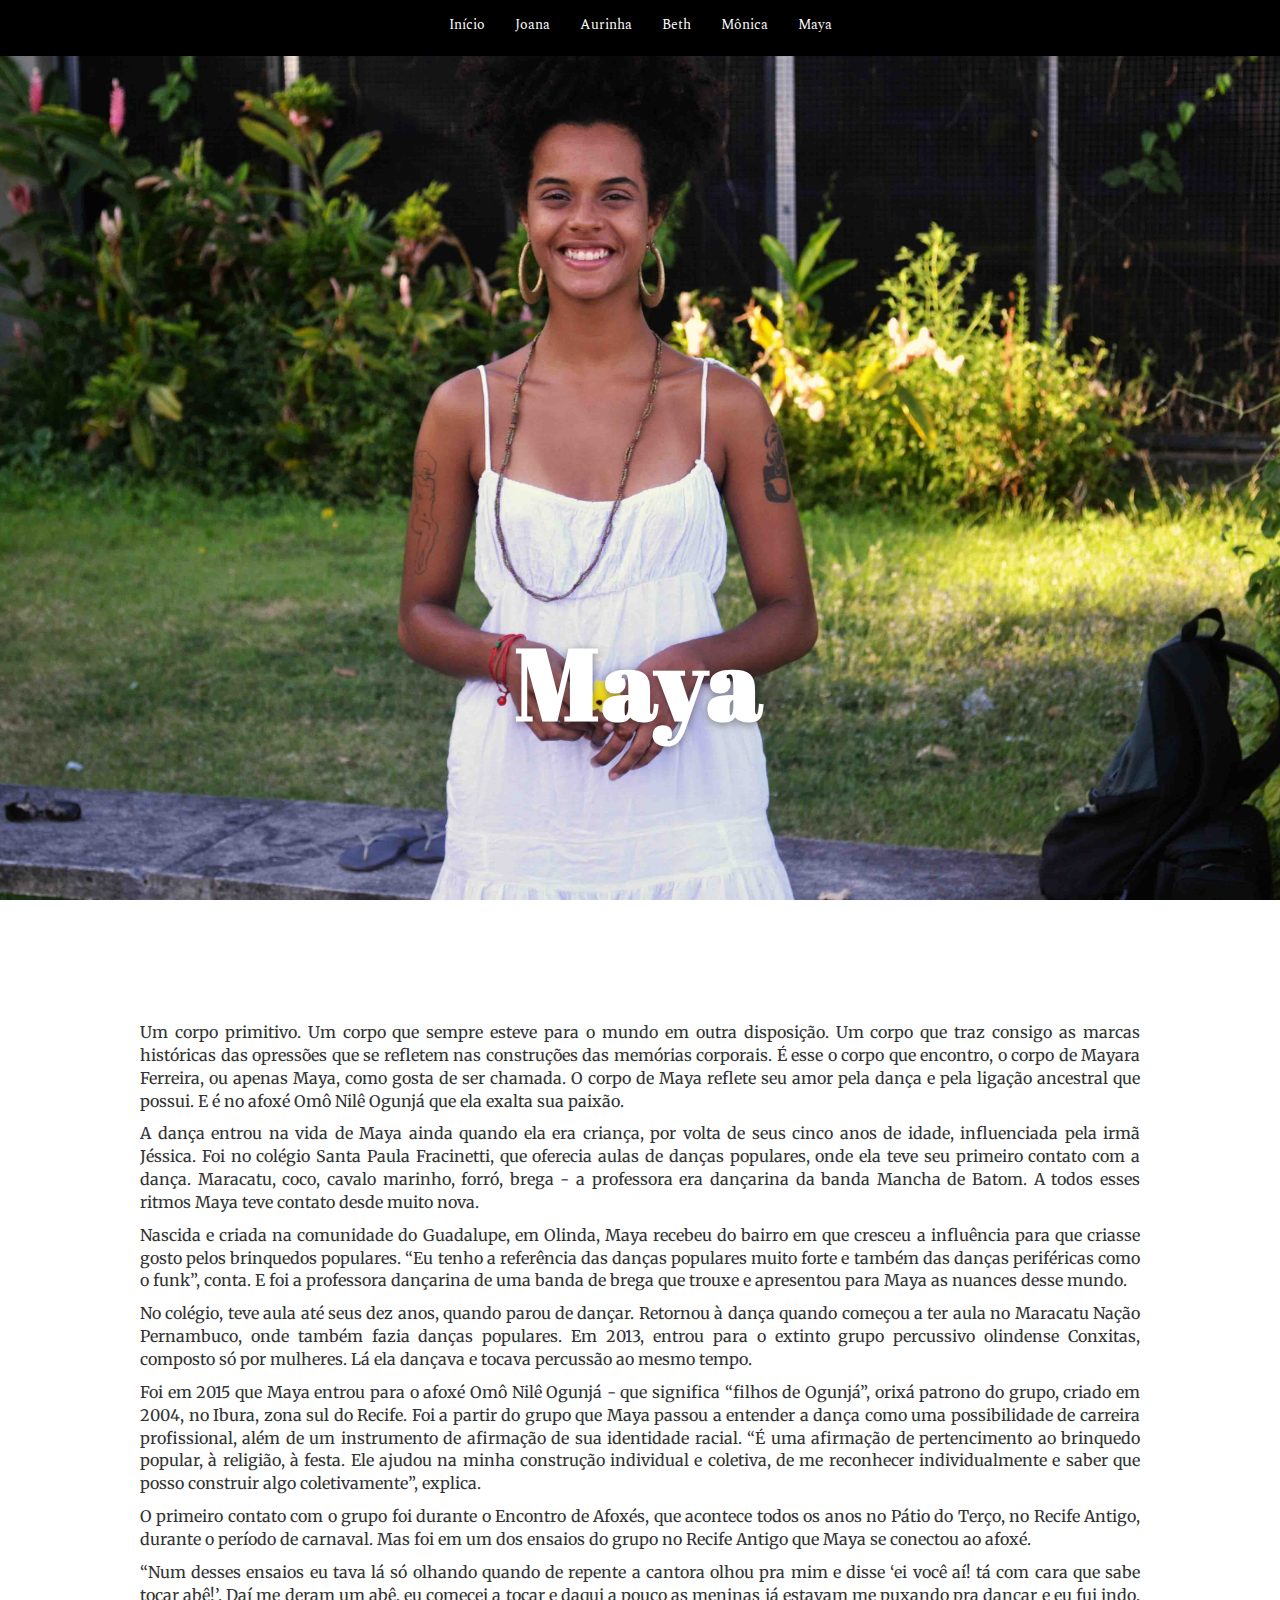
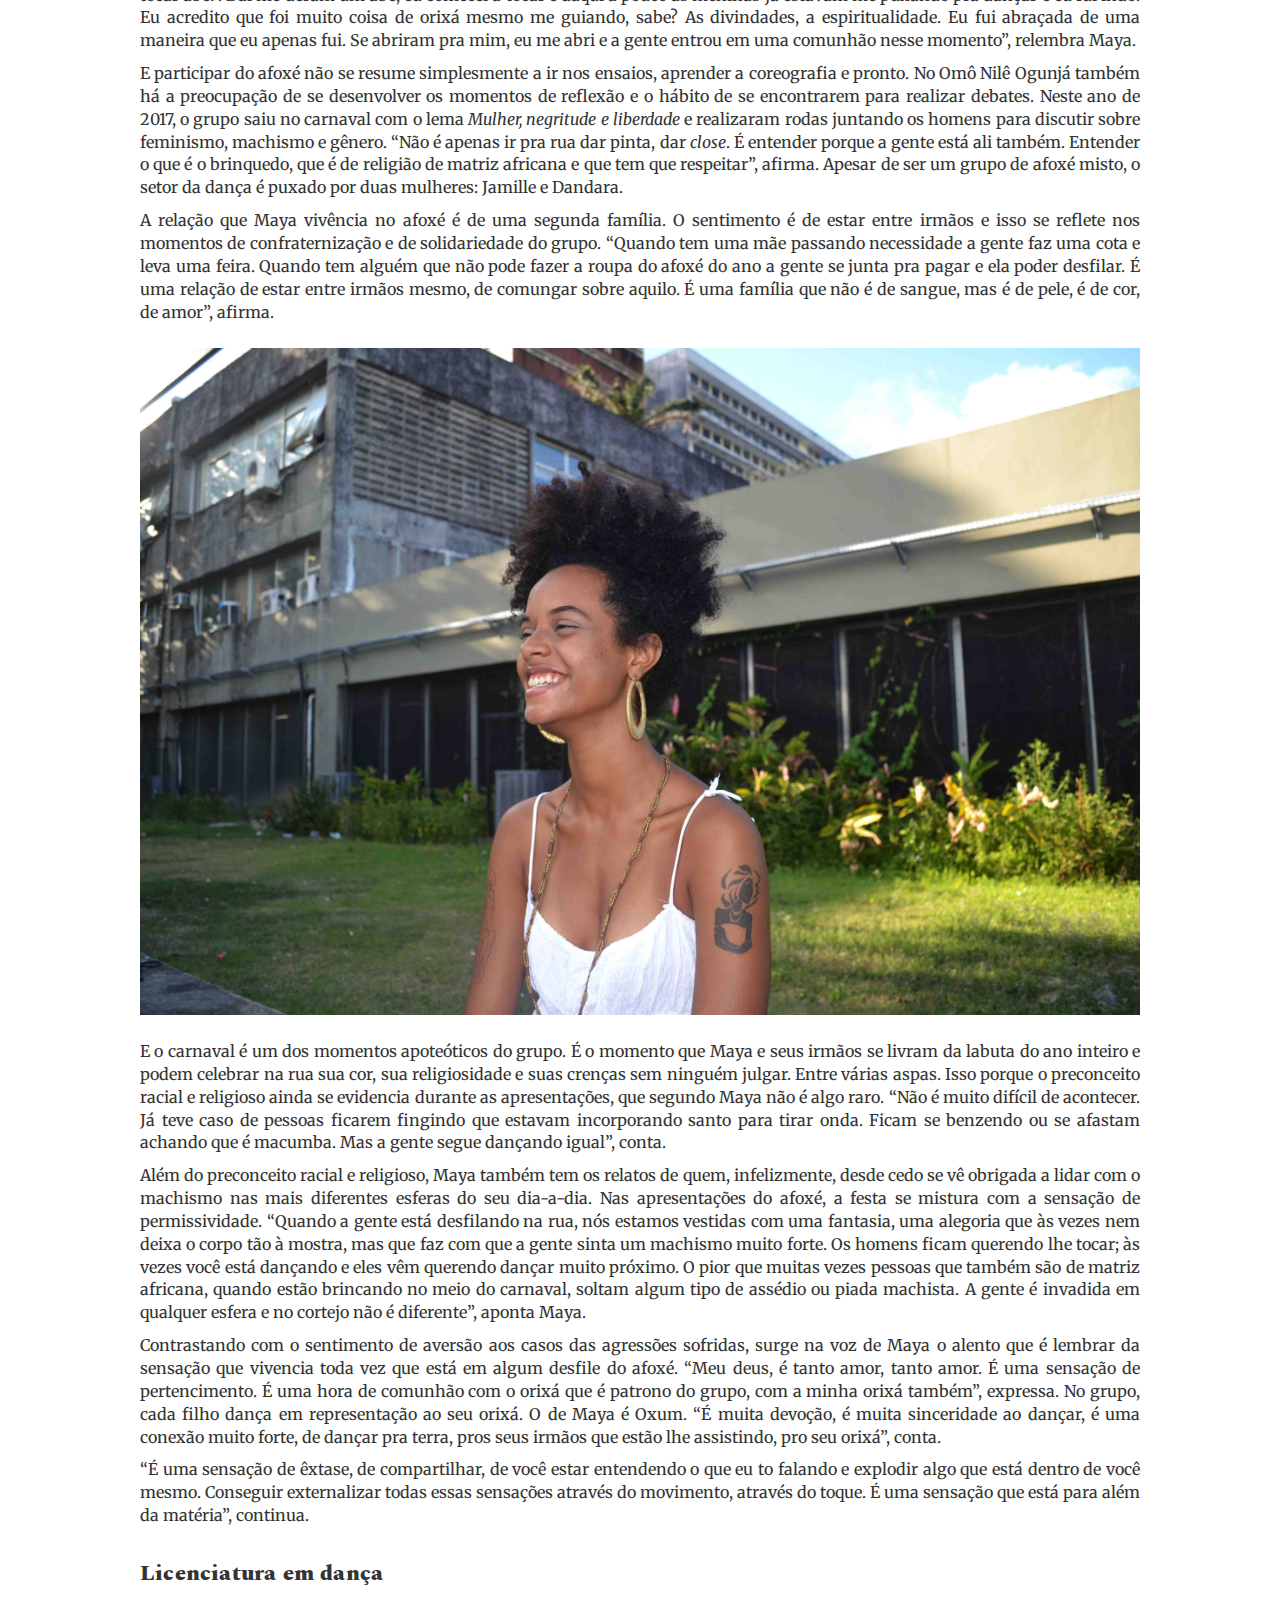
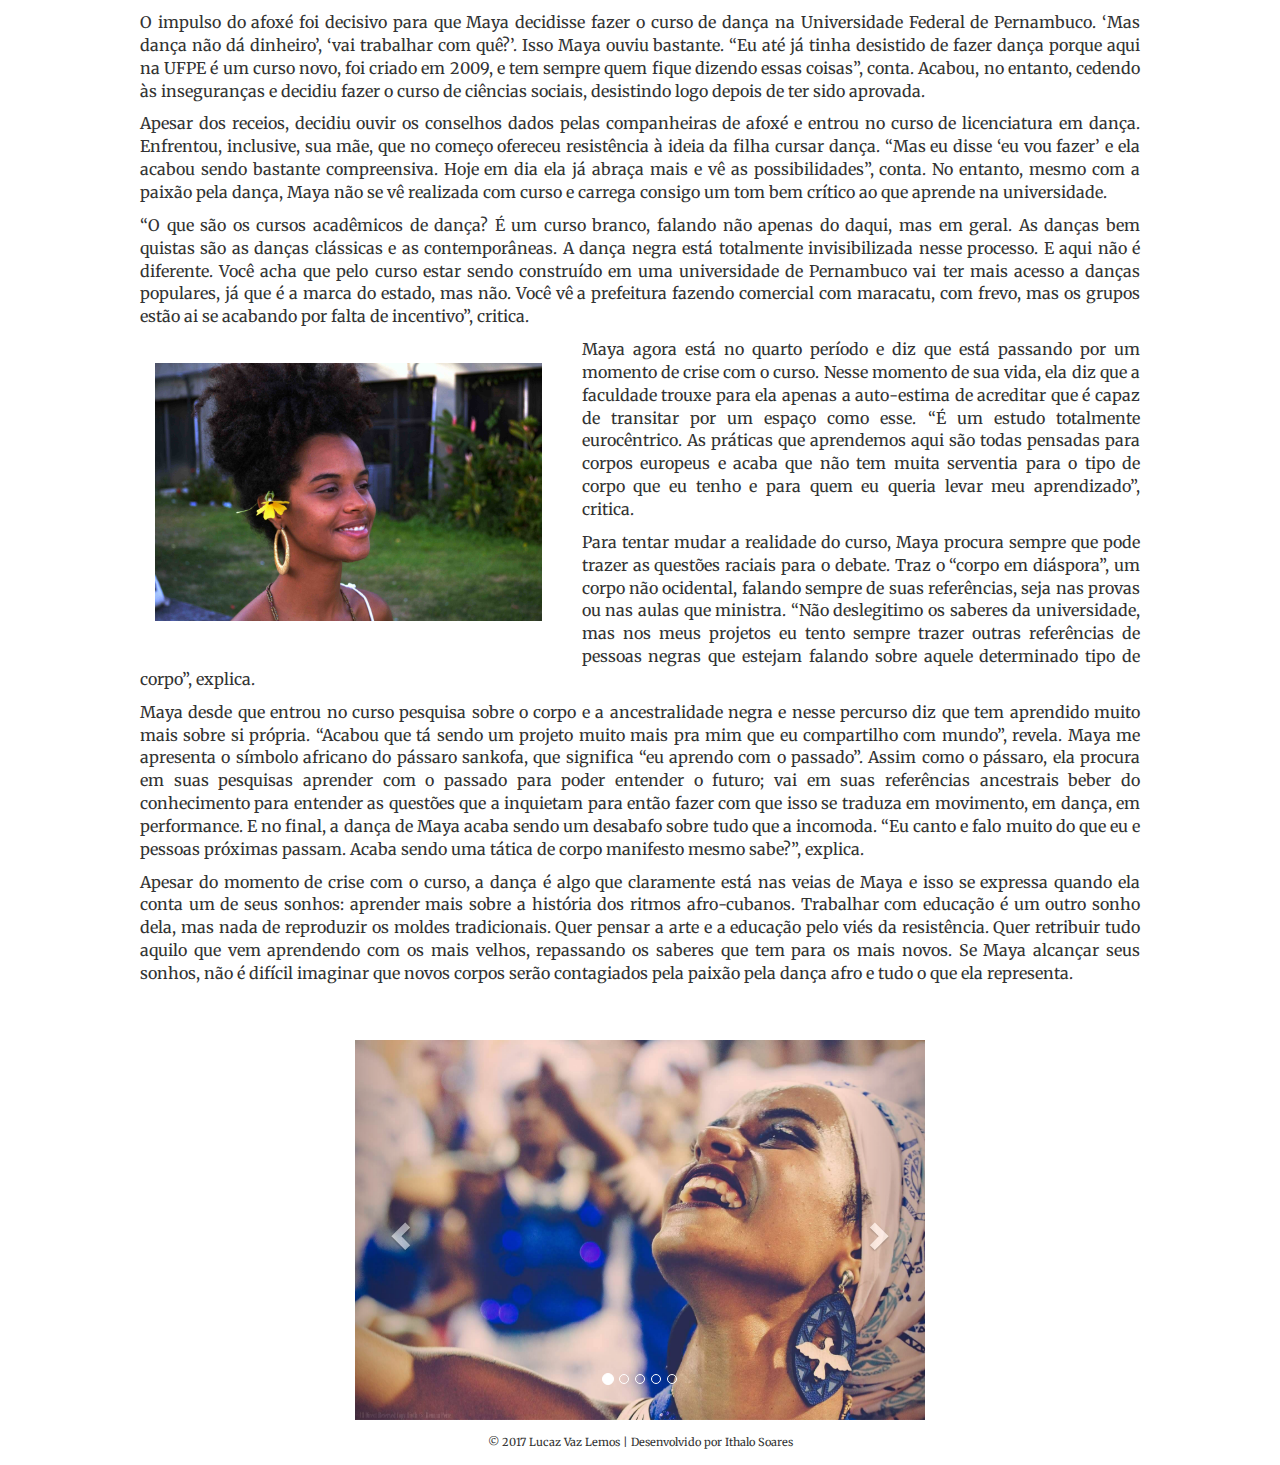
<file: maya.html>
<!DOCTYPE html>
<html lang="pt-br">
  <head>
    <meta charset="utf-8">
    <meta http-equiv="X-UA-Compatible" content="IE=edge">
    <meta name="viewport" content="width=device-width, initial-scale=1">

    <title>Maya</title>

    <!-- Bootstrap -->
    <link href="bootstrap/css/bootstrap.min.css" rel="stylesheet">
    <link href="estilo.css" rel="stylesheet">

    <!-- Icone -->
    <link rel="icon" href="img/icone-root.png">

    <!-- Tipografia -->
    <link href="https://fonts.googleapis.com/css?family=Abril+Fatface" rel="stylesheet">
    <link href="https://fonts.googleapis.com/css?family=Spectral:800" rel="stylesheet">

    <!-- Tipografia Menu -->
    <link href="https://fonts.googleapis.com/css?family=Hind" rel="stylesheet">
    <link href="https://fonts.googleapis.com/css?family=Merriweather" rel="stylesheet">

    <!-- HTML5 shim and Respond.js for IE8 support of HTML5 elements and media queries -->
    <!-- WARNING: Respond.js doesn't work if you view the page via file:// -->
    <!--[if lt IE 9]>
      <script src="https://oss.maxcdn.com/html5shiv/3.7.2/html5shiv.min.js"></script>
      <script src="https://oss.maxcdn.com/respond/1.4.2/respond.min.js"></script>
    <![endif]-->
  </head>

  <body class="body-body" id="body-maya">

    <!-- Nav -->
    <nav class="navbar navbar-default navbar-edit">
      <div class="container">

        <!-- Header -->
        <div class="navbar-header">

          <!-- Toggle -->
          <button type="button" class="navbar-toggle collapsed" data-toggle="collapse" data-target="#barra-navegacao">
            <span class="sr-only">alternar navegação</span> <!-- Screem Readers -->
            <span class="icon-bar"></span>
            <span class="icon-bar"></span>
            <span class="icon-bar"></span>
          </button> <!-- /toggle -->
          
        </div> <!-- /header -->

        <!-- Navbar -->
        <div class="collapse navbar-collapse" id="barra-navegacao">
          <ul class="nav navbar-nav">
            <li class="nav-item"><a href="index.html">Início</a></li>
            <li class="nav-item"><a href="joana.html">Joana</a></li>
            <li class="nav-item"><a href="aurea.html">Aurinha</a></li>
            <li class="nav-item"><a href="beth.html">Beth</a></li>
            <li class="nav-item"><a href="monica.html">Mônica</a></li>
            <li class="nav-item"><a href="">Maya</a></li>
          </ul>
        </div> <!-- /navbar -->
      </div>
    </nav> <!-- /nav -->

    <!-- Capa  -->
    <section class="container home">
      <div class="home-capa-perfil home-capa">
        <h1 class="titulo-perfil">Maya</h1>
      </div>
    </section> <!-- /capa-->

    <!-- Conteudo -->
    <section class="conteudo-perfil">
       <div class="container texto-perfil">
        <div class="row">
          <p>Um corpo primitivo. Um corpo que sempre esteve para o mundo em outra disposição. Um corpo que traz consigo as marcas históricas das opressões que se refletem nas construções das memórias corporais. É esse o corpo que encontro, o corpo de Mayara Ferreira, ou apenas Maya, como gosta de ser chamada. O corpo de Maya reflete seu amor pela dança e pela ligação ancestral que possui. E é no afoxé Omô Nilê Ogunjá que ela exalta sua paixão.</p>
          <p>A dança entrou na vida de Maya ainda quando ela era criança, por volta de seus cinco anos de idade, influenciada pela irmã Jéssica. Foi no colégio Santa Paula Fracinetti, que oferecia aulas de danças populares, onde ela teve seu primeiro contato com a dança. Maracatu, coco, cavalo marinho, forró, brega - a professora era dançarina da banda Mancha de Batom. A todos esses ritmos Maya teve contato desde muito nova.</p>
          <p>Nascida e criada na comunidade do Guadalupe, em Olinda, Maya recebeu do bairro em que cresceu a influência para que criasse gosto pelos brinquedos populares. “Eu tenho a referência das danças populares muito forte e também das danças periféricas como o funk”, conta. E foi a professora dançarina de uma banda de brega que trouxe e apresentou para Maya as nuances desse mundo.</p>
          <p>No colégio, teve aula até seus dez anos, quando parou de dançar. Retornou à dança quando começou a ter aula no Maracatu Nação Pernambuco, onde também fazia danças populares. Em 2013, entrou para o extinto grupo percussivo olindense Conxitas, composto só por mulheres. Lá ela dançava e tocava percussão ao mesmo tempo.</p>
          <p>Foi em 2015 que Maya entrou para o afoxé Omô Nilê Ogunjá - que significa “filhos de Ogunjá”, orixá patrono do grupo, criado em 2004, no Ibura, zona sul do Recife. Foi a partir do grupo que Maya passou a entender a dança como uma possibilidade de carreira profissional, além de um instrumento de afirmação de sua identidade racial. “É uma afirmação de pertencimento ao brinquedo popular, à religião, à festa. Ele ajudou na minha construção individual e coletiva, de me reconhecer individualmente e saber que posso construir algo coletivamente”, explica.</p>
          <p>O primeiro contato com o grupo foi durante o Encontro de Afoxés, que acontece todos os anos no Pátio do Terço, no Recife Antigo, durante o período de carnaval. Mas foi em um dos ensaios do grupo no Recife Antigo que Maya se conectou ao afoxé.</p>
          <p>“Num desses ensaios eu tava lá só olhando quando de repente a cantora olhou pra mim e disse ‘ei você aí! tá com cara que sabe tocar abê!’. Daí me deram um abê, eu comecei a tocar e daqui a pouco as meninas já estavam me puxando pra dançar e eu fui indo. Eu acredito que foi muito coisa de orixá mesmo me guiando, sabe? As divindades, a espiritualidade. Eu fui abraçada de uma maneira que eu apenas fui. Se abriram pra mim, eu me abri e a gente entrou em uma comunhão nesse momento”, relembra Maya.</p>
          <p>E participar do afoxé não se resume simplesmente a ir nos ensaios, aprender a coreografia e pronto. No Omô Nilê Ogunjá também há a preocupação de se desenvolver os momentos de reflexão e o hábito de se encontrarem para realizar debates. Neste ano de 2017, o grupo saiu no carnaval com o lema <i>Mulher, negritude e liberdade</i> e realizaram rodas juntando os homens para discutir sobre feminismo, machismo e gênero. “Não é apenas ir pra rua dar pinta, dar <i>close</i>. É entender porque a gente está ali também. Entender o que é o brinquedo, que é de religião de matriz africana e que tem que respeitar”, afirma. Apesar de ser um grupo de afoxé misto, o setor da dança é puxado por duas mulheres: Jamille e Dandara.</p>
          <p>A relação que Maya vivência no afoxé é de uma segunda família. O sentimento é de estar entre irmãos e isso se reflete nos momentos de confraternização e de solidariedade do grupo. “Quando tem uma mãe passando necessidade a gente faz uma cota e leva uma feira. Quando tem alguém que não pode fazer a roupa do afoxé do ano a gente se junta pra pagar e ela poder desfilar. É uma relação de estar entre irmãos mesmo, de comungar sobre aquilo. É uma família que não é de sangue, mas é de pele, é de cor, de amor”, afirma.</p>

          <img class="img-responsive" src="img/maya/maya-texto1.jpg" height="100%" width="100%" style="margin-top: 25px; margin-bottom: 25px">

          <p>E o carnaval é um dos momentos apoteóticos do grupo. É o momento que Maya e seus irmãos se livram da labuta do ano inteiro e podem celebrar na rua sua cor, sua religiosidade e suas crenças sem ninguém julgar. Entre várias aspas. Isso porque o preconceito racial e religioso ainda se evidencia durante as apresentações, que segundo Maya não é algo raro. “Não é muito difícil de acontecer. Já teve caso de pessoas ficarem fingindo que estavam incorporando santo para tirar onda. Ficam se benzendo ou se afastam achando que é macumba. Mas a gente segue dançando igual”, conta.</p>
          <p>Além do preconceito racial e religioso, Maya também tem os relatos de quem, infelizmente, desde cedo se vê obrigada a lidar com o machismo nas mais diferentes esferas do seu dia-a-dia. Nas apresentações do afoxé, a festa se mistura com a sensação de permissividade. “Quando a gente está desfilando na rua, nós estamos vestidas com uma fantasia, uma alegoria que às vezes nem deixa o corpo tão à mostra, mas que faz com que a gente sinta um machismo muito forte. Os homens ficam querendo lhe tocar; às vezes você está dançando e eles vêm querendo dançar muito próximo. O pior que muitas vezes pessoas que também são de matriz africana, quando estão brincando no meio do carnaval, soltam algum tipo de assédio ou piada machista. A gente é invadida em qualquer esfera e no cortejo não é diferente”, aponta Maya.</p>
          <p>Contrastando com o sentimento de aversão aos casos das agressões sofridas, surge na voz de Maya o alento que é lembrar da sensação que vivencia toda vez que está em algum desfile do afoxé. “Meu deus, é tanto amor, tanto amor. É uma sensação de pertencimento. É uma hora de comunhão com o orixá que é patrono do grupo, com a minha orixá também”, expressa. No grupo, cada filho dança em representação ao seu orixá. O de Maya é Oxum. “É muita devoção, é muita sinceridade ao dançar, é uma conexão muito forte, de dançar pra terra, pros seus irmãos que estão lhe assistindo, pro seu orixá”, conta.</p>
          <p>“É uma sensação de êxtase, de compartilhar, de você estar entendendo o que eu to falando e explodir algo que está dentro de você mesmo. Conseguir externalizar todas essas sensações através do movimento, através do toque. É uma sensação que está para além da matéria”, continua.</p>

          <h3 id="subtitulo-meio-texto">Licenciatura em dança</h3>

          <p>O impulso do afoxé foi decisivo para que Maya decidisse fazer o curso de dança na Universidade Federal de Pernambuco. ‘Mas dança não dá dinheiro’, ‘vai trabalhar com quê?’. Isso Maya ouviu bastante. “Eu até já tinha desistido de fazer dança porque aqui na UFPE é um curso novo, foi criado em 2009, e tem sempre quem fique dizendo essas coisas”, conta. Acabou, no entanto, cedendo às inseguranças e decidiu fazer o curso de ciências sociais, desistindo logo depois de ter sido aprovada.</p>
          <p>Apesar dos receios, decidiu ouvir os conselhos dados pelas companheiras de afoxé e entrou no curso de licenciatura em dança. Enfrentou, inclusive, sua mãe, que no começo ofereceu resistência à ideia da filha cursar dança. “Mas eu disse ‘eu vou fazer’ e ela acabou sendo bastante compreensiva. Hoje em dia ela já abraça mais e vê as possibilidades”, conta. No entanto, mesmo com a paixão pela dança, Maya não se vê realizada com curso e carrega consigo um tom bem crítico ao que aprende na universidade.</p>
          <p>“O que são os cursos acadêmicos de dança? É um curso branco, falando não apenas do daqui, mas em geral. As danças bem quistas são as danças clássicas e as contemporâneas. A dança negra está totalmente invisibilizada nesse processo. E aqui não é diferente. Você acha que pelo curso estar sendo construído em uma universidade de Pernambuco vai ter mais acesso a danças populares, já que é a marca do estado, mas não. Você vê a prefeitura fazendo comercial com maracatu, com frevo, mas os grupos estão ai se acabando por falta de incentivo”, critica.</p>

          <img class="col-md-5 col-xs-12 img-responsive img-edit-mquerie" src="img/maya/maya-texto2.jpg" width="30%" height="15%" style="margin: 25px 25px 25px 0px"> 

          <p>Maya agora está no quarto período e diz que está passando por um momento de crise com o curso. Nesse momento de sua vida, ela diz que a faculdade trouxe para ela apenas a auto-estima de acreditar que é capaz de transitar por um espaço como esse. “É um estudo totalmente eurocêntrico. As práticas que aprendemos aqui são todas pensadas para corpos europeus e acaba que não tem muita serventia para o tipo de corpo que eu tenho e para quem eu queria levar meu aprendizado”, critica.</p>
          <p>Para tentar mudar a realidade do curso, Maya procura sempre que pode trazer as questões raciais para o debate. Traz o “corpo em diáspora”, um corpo não ocidental, falando sempre de suas referências, seja nas provas ou nas aulas que ministra. “Não deslegitimo os saberes da universidade, mas nos meus projetos eu tento sempre trazer outras referências de pessoas negras que estejam falando sobre aquele determinado tipo de corpo”, explica.</p>
          <p>Maya desde que entrou no curso pesquisa sobre o corpo e a ancestralidade negra e nesse percurso diz que tem aprendido muito mais sobre si própria. “Acabou que tá sendo um projeto muito mais pra mim que eu compartilho com mundo”, revela. Maya me apresenta o símbolo africano do pássaro sankofa, que significa “eu aprendo com o passado”. Assim como o pássaro, ela procura em suas pesquisas aprender com o passado para poder entender o futuro; vai em suas referências ancestrais beber do conhecimento para entender as questões que a inquietam para então fazer com que isso se traduza em movimento, em dança, em performance. E no final, a dança de Maya acaba sendo um desabafo sobre tudo que a incomoda. “Eu canto e falo muito do que eu e pessoas próximas passam. Acaba sendo uma tática de corpo manifesto mesmo sabe?”, explica.</p>
          <p>Apesar do momento de crise com o curso, a dança é algo que claramente está nas veias de Maya e isso se expressa quando ela conta um de seus sonhos: aprender mais sobre a história dos ritmos afro-cubanos. Trabalhar com educação é um outro sonho dela, mas nada de reproduzir os moldes tradicionais. Quer pensar a arte e a educação pelo viés da resistência. Quer retribuir tudo aquilo que vem aprendendo com os mais velhos, repassando os saberes que tem para os mais novos. Se Maya alcançar seus sonhos, não é difícil imaginar que novos corpos serão contagiados pela paixão pela dança afro e tudo o que ela representa.</p>

        </div>
      </div>
      </div>
    </section> <!-- /conteudo -->

  <!-- Galeria -->
  <section class="galeria-section">
    <div class="container">
      <div class="row">
        <div class="col-md-12">
          <div id="galeria" class="carousel slide" data-ride="carousel">

            <!-- indicatores dot nov -->
            <ol class="carousel-indicators">
              <li data-target="#galeria" data-slide-to="0" class="active"></li>
              <li data-target="#galeria" data-slide-to="1"></li>
              <li data-target="#galeria" data-slide-to="2"></li>
              <li data-target="#galeria" data-slide-to="3"></li>
              <li data-target="#galeria" data-slide-to="4"></li>
            </ol>

            <!-- wrapper for slides -->
            <div class="carousel-inner" role="listbox">
              <div class="item active">
                <img src="img/maya/maya-galeria1.jpg">
              </div>

              <div class="item">
                <img src="img/maya/maya-galeria2.jpg">
              </div>

              <div class="item">
                <img src="img/maya/maya-galeria3.jpg">
              </div>

              <div class="item">
                <img src="img/maya/maya-galeria4.jpg">
              </div>

              <div class="item">
                <img src="img/maya/maya-galeria5.jpg">
              </div>
              
            </div>

            <!-- controls or next and prev buttons-->
            <a class="left carousel-control" href="#galeria" role="button" data-slide="prev">
              <span class="glyphicon glyphicon-chevron-left" aria-hidden="true"></span>
              <span class="sr-only">Anterior</span>
            </a>

            <a class="right carousel-control" href="#galeria" role="button" data-slide="next">
              <span class="glyphicon glyphicon-chevron-right" aria-hidden="true"></span>
              <span class="sr-only">Próximo</span>
            </a>


          </div>
        </div>
      </div>
   </div>
  </section> <!-- /galeria -->

    <!-- Rodape -->
    <footer id="rodape-assinatura">
      <div class="container">
        &copy; 2017 Lucaz Vaz Lemos | Desenvolvido por Ithalo Soares
      </div>
    </footer> <!-- /rodape -->


    <!-- jQuery (necessary for Bootstrap's JavaScript plugins) -->
    <script src="https://ajax.googleapis.com/ajax/libs/jquery/1.11.3/jquery.min.js"></script>

    <!-- Include all compiled plugins (below), or include individual files as needed -->
    <script src="bootstrap/js/bootstrap.min.js"></script>

        
    </body>
</html>
</file>
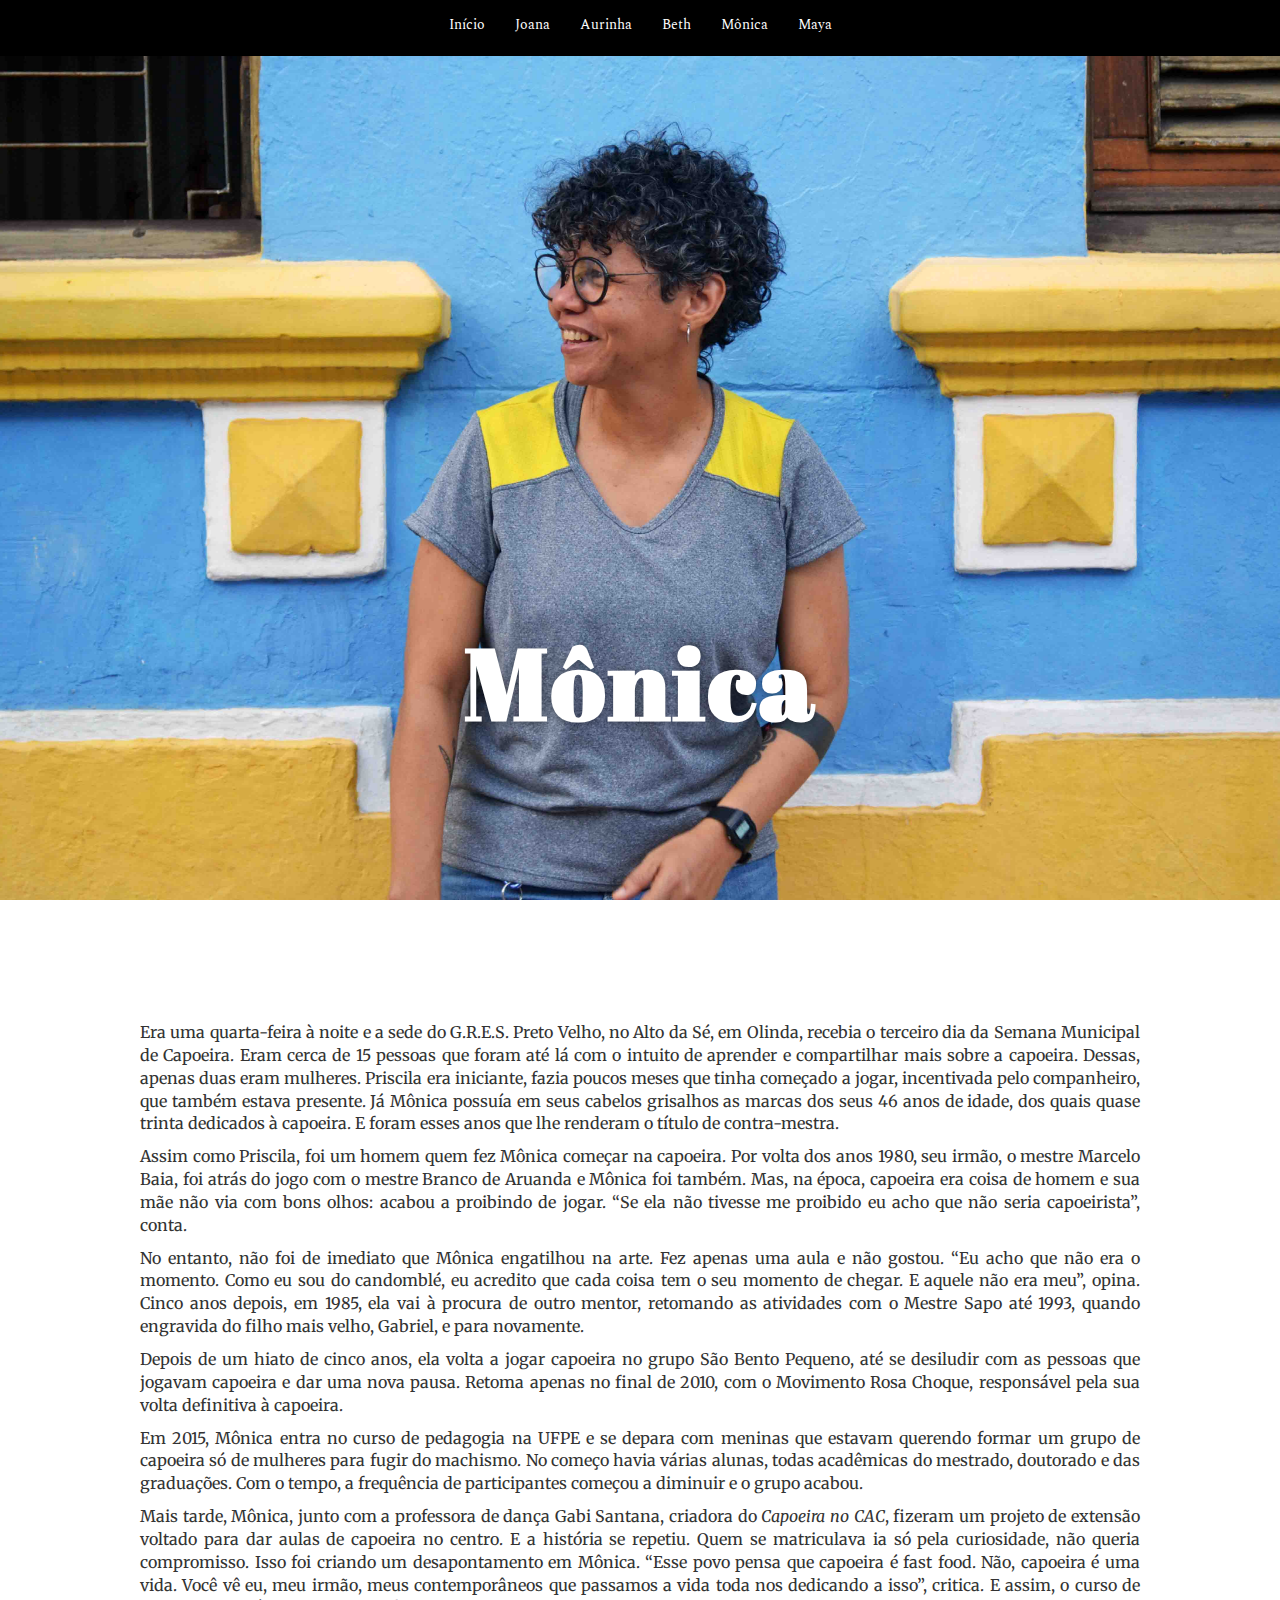
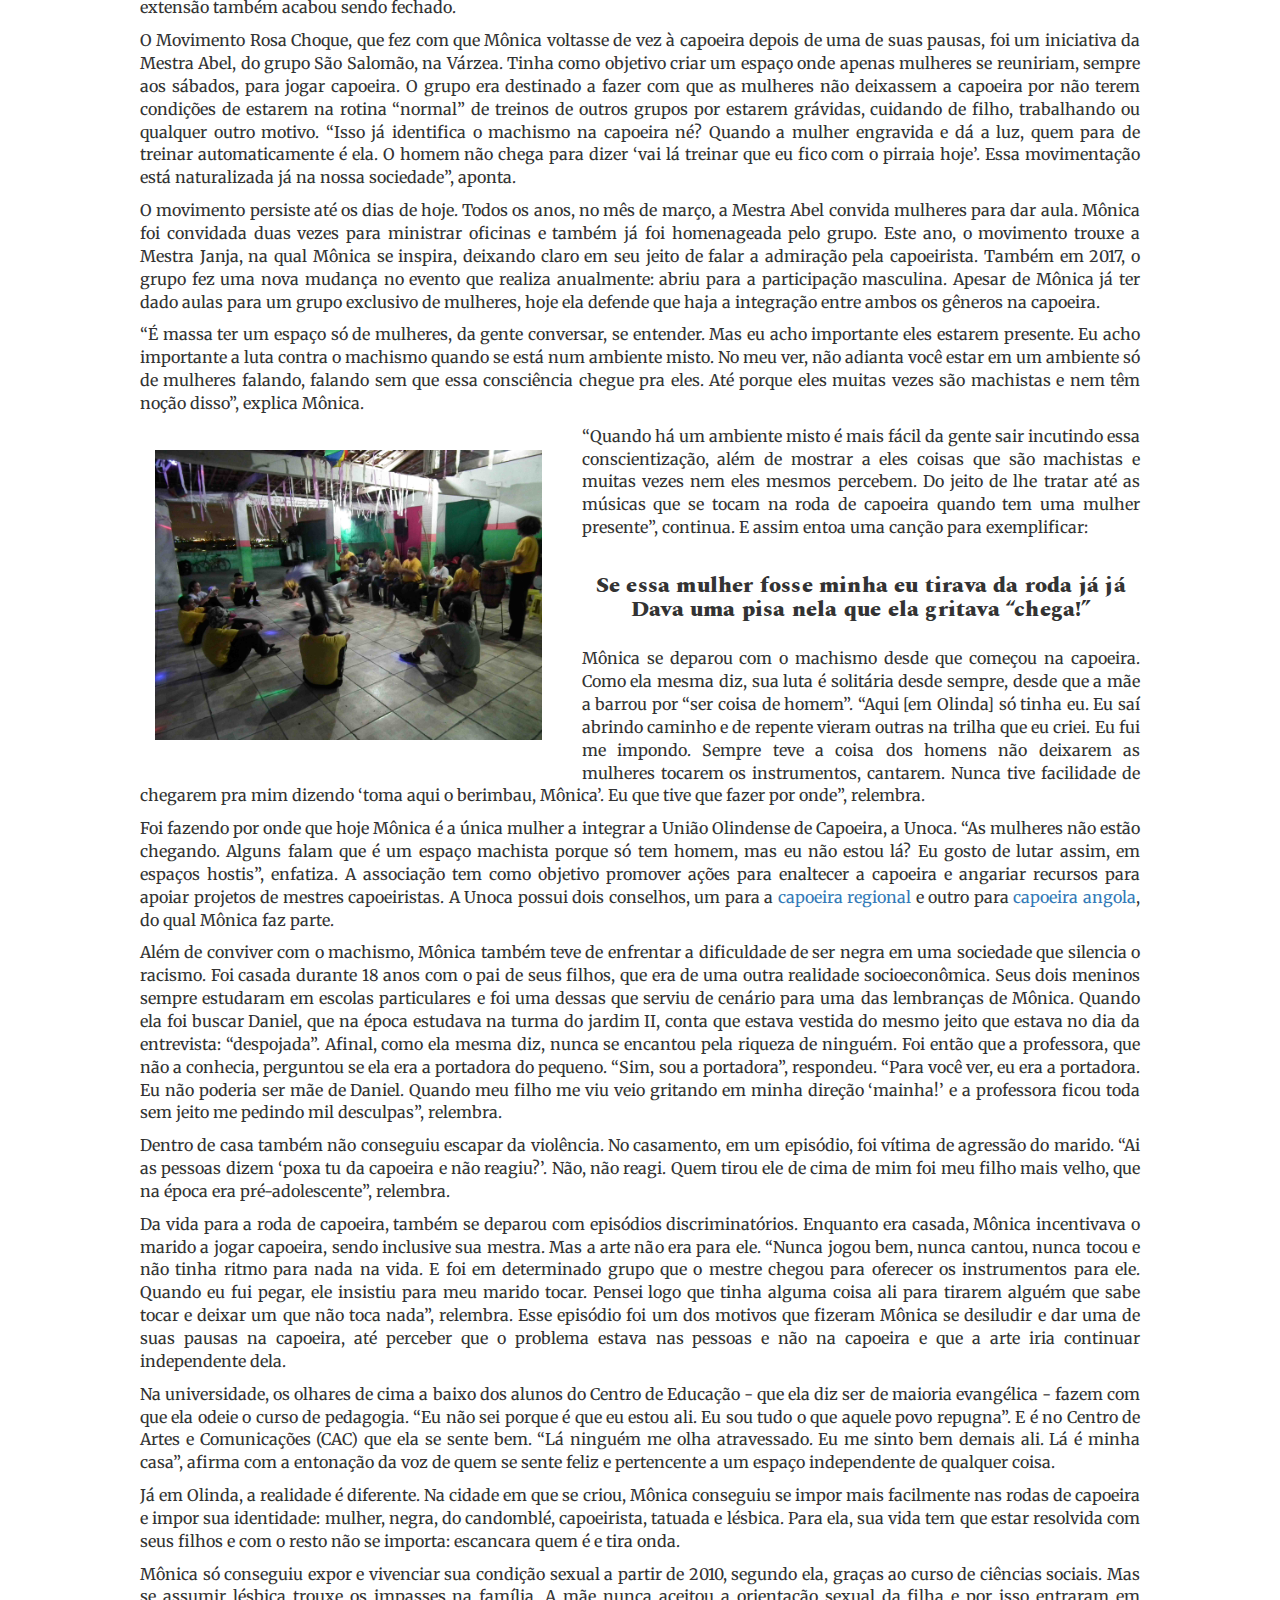
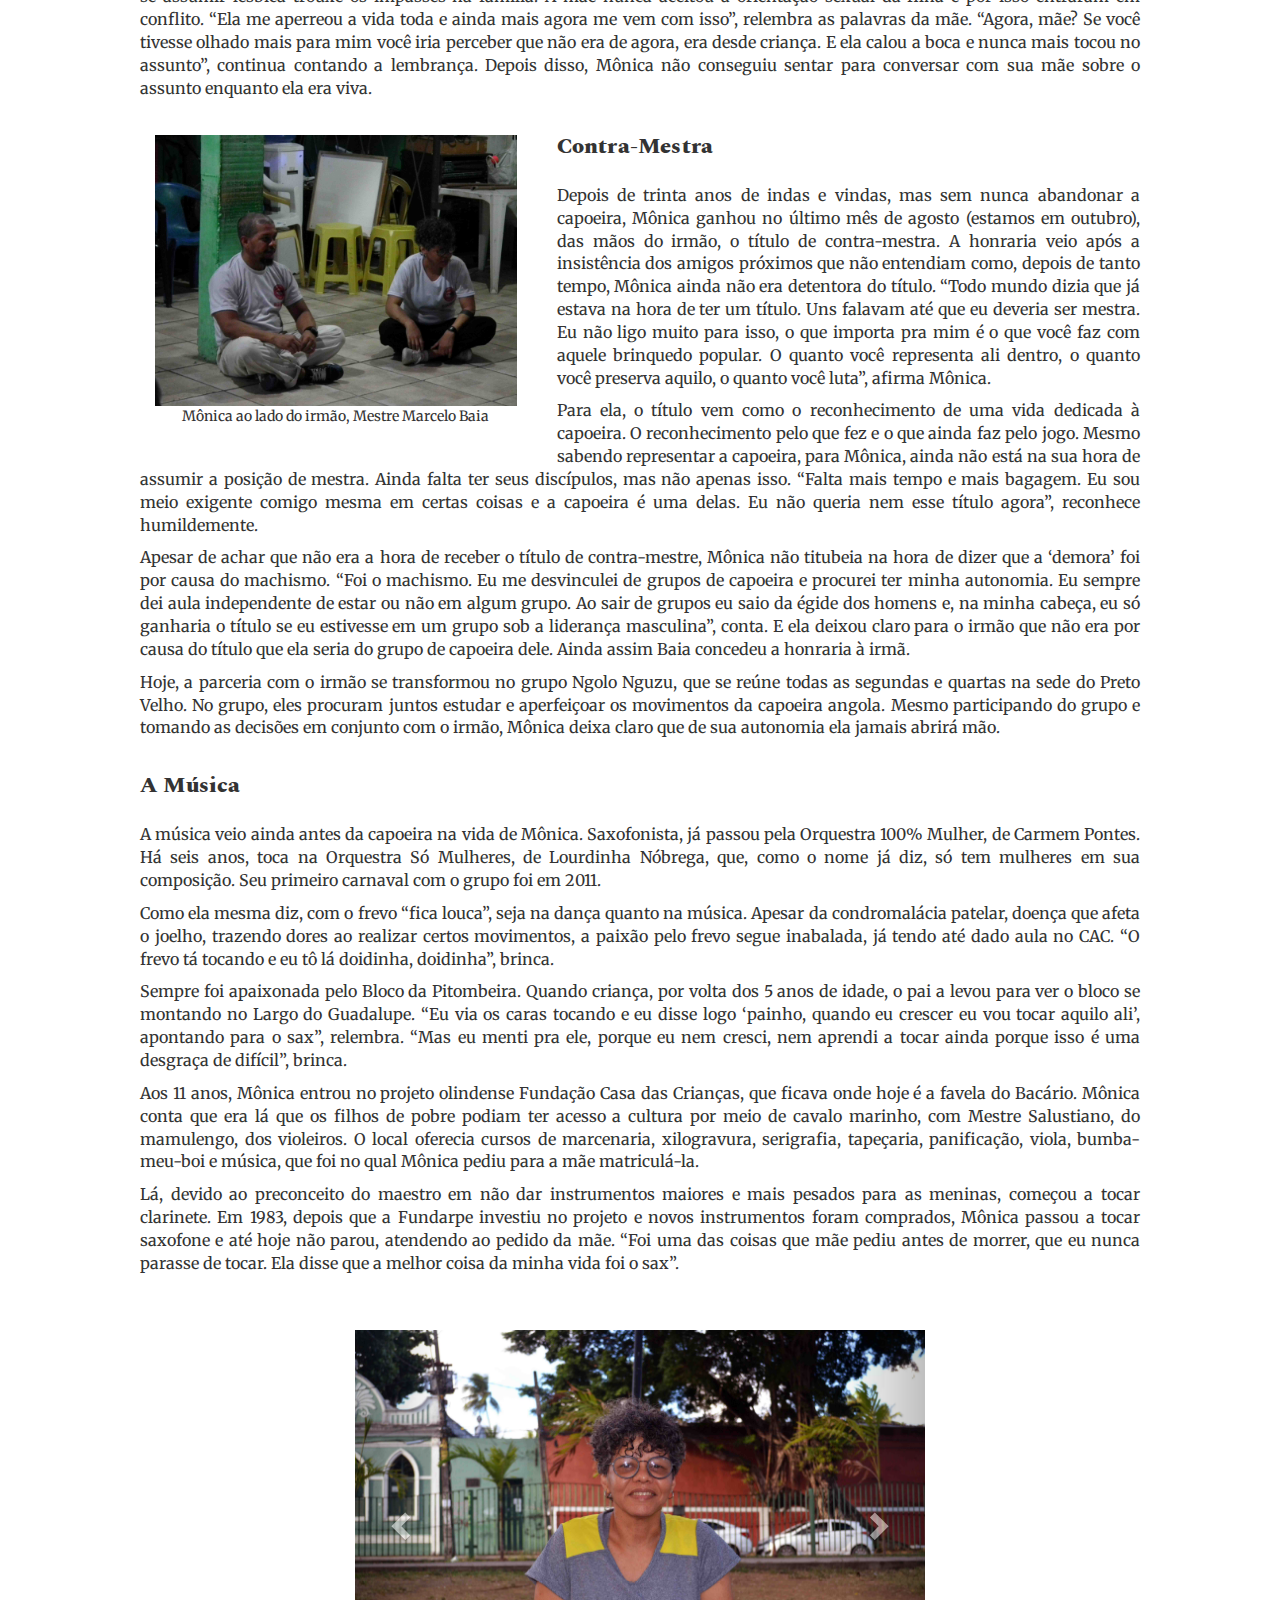
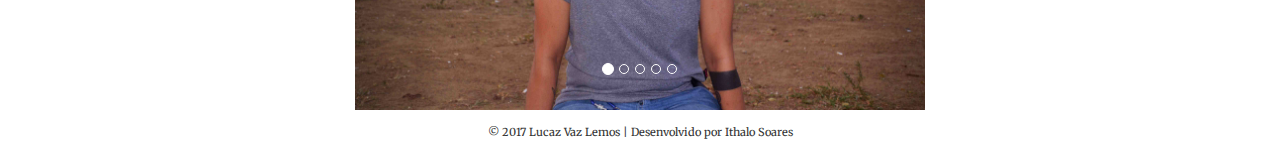
<file: monica.html>
<!DOCTYPE html>
<html lang="pt-br">
  <head>
    <meta charset="utf-8">
    <meta http-equiv="X-UA-Compatible" content="IE=edge">
    <meta name="viewport" content="width=device-width, initial-scale=1">

    <title>Mônica</title>

    <!-- Bootstrap -->
    <link href="bootstrap/css/bootstrap.min.css" rel="stylesheet">
    <link href="estilo.css" rel="stylesheet">

    <!-- Icone -->
    <link rel="icon" href="img/icone-root.png">

    <!-- Tipografia -->
    <link href="https://fonts.googleapis.com/css?family=Abril+Fatface" rel="stylesheet">
    <link href="https://fonts.googleapis.com/css?family=Spectral:800" rel="stylesheet">

    <!-- Tipografia Menu -->
    <link href="https://fonts.googleapis.com/css?family=Hind" rel="stylesheet">
    <link href="https://fonts.googleapis.com/css?family=Merriweather" rel="stylesheet">

    <!-- HTML5 shim and Respond.js for IE8 support of HTML5 elements and media queries -->
    <!-- WARNING: Respond.js doesn't work if you view the page via file:// -->
    <!--[if lt IE 9]>
      <script src="https://oss.maxcdn.com/html5shiv/3.7.2/html5shiv.min.js"></script>
      <script src="https://oss.maxcdn.com/respond/1.4.2/respond.min.js"></script>
    <![endif]-->
  </head>

  <body class="body-body" id="body-monica">

    <!-- Nav -->
    <nav class="navbar navbar-default navbar-edit">
      <div class="container">

        <!-- Header -->
        <div class="navbar-header">

          <!-- Toggle -->
          <button type="button" class="navbar-toggle collapsed" data-toggle="collapse" data-target="#barra-navegacao">
            <span class="sr-only">alternar navegação</span> <!-- Screem Readers -->
            <span class="icon-bar"></span>
            <span class="icon-bar"></span>
            <span class="icon-bar"></span>
          </button> <!-- /toggle -->
          
        </div> <!-- /header -->

        <!-- Navbar -->
        <div class="collapse navbar-collapse" id="barra-navegacao">
          <ul class="nav navbar-nav">
            <li class="nav-item"><a href="index.html">Início</a></li>
            <li class="nav-item"><a href="joana.html">Joana</a></li>
            <li class="nav-item"><a href="aurea.html">Aurinha</a></li>
            <li class="nav-item"><a href="beth.html">Beth</a></li>
            <li class="nav-item"><a href="">Mônica</a></li>
            <li class="nav-item"><a href="maya.html">Maya</a></li>
          </ul>
        </div> <!-- /navbar -->
      </div>
    </nav> <!-- /nav -->

    <!-- Capa  -->
    <section class="container home">
      <div class="home-capa-perfil home-capa">
        <h1 class="titulo-perfil">Mônica</h1>
      </div>
    </section> <!-- /capa-->

    <!-- Conteudo -->
    <section class="conteudo-perfil">
       <div class="container texto-perfil">
        <div class="row">
          <p>Era uma quarta-feira à noite e a sede do G.R.E.S. Preto Velho, no Alto da Sé, em Olinda, recebia o terceiro dia da Semana Municipal de Capoeira. Eram cerca de 15 pessoas que foram até lá com o intuito de aprender e compartilhar mais sobre a capoeira. Dessas, apenas duas eram mulheres. Priscila era iniciante, fazia poucos meses que tinha começado a jogar, incentivada pelo companheiro, que também estava presente. Já Mônica possuía em seus cabelos grisalhos as marcas dos seus 46 anos de idade, dos quais quase trinta dedicados à capoeira. E foram esses anos que lhe renderam o título de contra-mestra.</p>
          <p>Assim como Priscila, foi um homem quem fez Mônica começar na capoeira. Por volta dos anos 1980, seu irmão, o mestre Marcelo Baia, foi atrás do jogo com o mestre Branco de Aruanda e Mônica foi também. Mas, na época, capoeira era coisa de homem e sua mãe não via com bons olhos: acabou a proibindo de jogar. “Se ela não tivesse me proibido eu acho que não seria capoeirista”, conta.</p>
          <p>No entanto, não foi de imediato que Mônica engatilhou na arte. Fez apenas uma aula e não gostou. “Eu acho que não era o momento. Como eu sou do candomblé, eu acredito que cada coisa tem o seu momento de chegar. E aquele não era meu”, opina. Cinco anos depois, em 1985, ela vai à procura de outro mentor, retomando as atividades com o Mestre Sapo até 1993, quando engravida do filho mais velho, Gabriel, e para novamente.</p>
          <p>Depois de um hiato de cinco anos, ela volta a jogar capoeira no grupo São Bento Pequeno, até se desiludir com as pessoas que jogavam capoeira e dar uma nova pausa. Retoma  apenas no final de 2010, com o Movimento Rosa Choque, responsável pela sua volta definitiva à capoeira.</p>
          <p>Em 2015, Mônica entra no curso de pedagogia na UFPE e se depara com meninas que estavam querendo formar um grupo de capoeira só de mulheres para fugir do machismo. No começo havia várias alunas, todas acadêmicas do mestrado, doutorado e das graduações. Com o tempo, a frequência de participantes começou a diminuir e o grupo acabou.</p>
          <p>Mais tarde, Mônica, junto com a professora de dança Gabi Santana, criadora do <i>Capoeira no CAC</i>, fizeram um projeto de extensão voltado para dar aulas de capoeira no centro. E a história se repetiu. Quem se matriculava ia só pela curiosidade, não queria compromisso. Isso foi criando um desapontamento em Mônica. “Esse povo pensa que capoeira é fast food. Não, capoeira é uma vida. Você vê eu, meu irmão, meus contemporâneos que passamos a vida toda nos dedicando a isso”, critica. E assim, o curso de extensão também acabou sendo fechado.</p>
          <p>O Movimento Rosa Choque, que fez com que Mônica voltasse de vez à capoeira depois de uma de suas pausas, foi um iniciativa da Mestra Abel, do grupo São Salomão, na Várzea. Tinha como objetivo criar um espaço onde apenas mulheres se reuniriam, sempre aos sábados, para jogar capoeira. O grupo era destinado a fazer com que as mulheres não deixassem a capoeira por não terem condições de estarem na rotina “normal” de treinos de outros grupos por estarem grávidas, cuidando de filho, trabalhando ou qualquer outro motivo. “Isso já identifica o machismo na capoeira né? Quando a mulher engravida e dá a luz, quem para de treinar automaticamente é ela. O homem não chega para dizer ‘vai lá treinar que eu fico com o pirraia hoje’. Essa movimentação está naturalizada já na nossa sociedade”, aponta. </p>
          <p>O movimento persiste até os dias de hoje. Todos os anos, no mês de março, a Mestra Abel convida mulheres para dar aula. Mônica foi convidada duas vezes para ministrar oficinas e também já foi homenageada pelo grupo. Este ano, o movimento trouxe a Mestra Janja, na qual Mônica se inspira, deixando claro em seu jeito de falar a admiração pela capoeirista. Também em 2017, o grupo fez uma nova mudança no evento que realiza anualmente: abriu para a participação masculina. Apesar de Mônica já ter dado aulas para um grupo exclusivo de mulheres, hoje ela defende que haja a integração entre ambos os gêneros na capoeira.</p>
          <p>“É massa ter um espaço só de mulheres, da gente conversar, se entender. Mas eu acho importante eles estarem presente. Eu acho importante a luta contra o machismo quando se está num ambiente misto. No meu ver, não adianta você estar em um ambiente só de mulheres falando, falando sem que essa consciência chegue pra eles. Até porque eles muitas vezes são machistas e nem têm noção disso”, explica Mônica.</p>

          <img class="col-md-5 col-xs-12 img-responsive img-edit-mquerie" src="img/monica/monica-texto2.jpg" width="30%" height="15%" align="left" style="margin: 25px 25px 25px 0px">

          <p>“Quando há um ambiente misto é mais fácil da gente sair incutindo essa conscientização, além de mostrar a eles coisas que são machistas e muitas vezes nem eles mesmos percebem. Do jeito de lhe tratar até as músicas que se tocam na roda de capoeira quando tem uma mulher presente”, continua. E assim entoa uma canção para exemplificar:</p>

          <h2 id="trecho-musica">
            Se essa mulher fosse minha eu tirava da roda já já<br>
            Dava uma pisa nela que ela gritava “chega!”<br>
          </h2>

          <p>Mônica se deparou com o machismo desde que começou na capoeira. Como ela mesma diz, sua luta é solitária desde sempre, desde que a mãe a barrou por “ser coisa de homem”. “Aqui [em Olinda] só tinha eu. Eu saí abrindo caminho e de repente vieram outras na trilha que eu criei. Eu fui me impondo. Sempre teve a coisa dos homens não deixarem as mulheres tocarem os instrumentos, cantarem. Nunca tive facilidade de chegarem pra mim dizendo ‘toma aqui o berimbau, Mônica’. Eu que tive que fazer por onde”, relembra.</p>
          <p>Foi fazendo por onde que hoje Mônica é a única mulher a integrar a União Olindense de Capoeira, a Unoca. “As mulheres não estão chegando. Alguns falam que é um espaço machista porque só tem homem, mas eu não estou lá? Eu gosto de lutar assim, em espaços hostis”, enfatiza. A associação tem como objetivo promover ações para enaltecer a capoeira e angariar recursos para apoiar projetos de mestres capoeiristas. A Unoca possui dois conselhos, um para a <a href="glossario.html" target="_blank">capoeira regional</a> e outro para <a href="glossario.html" target="_blank">capoeira angola</a>, do qual Mônica faz parte.</p>
          <p>Além de conviver com o machismo, Mônica também teve de enfrentar a dificuldade de ser negra em uma sociedade que silencia o racismo. Foi casada durante 18 anos com o pai de seus filhos, que era de uma outra realidade socioeconômica. Seus dois meninos sempre estudaram em escolas particulares e foi uma dessas que serviu de cenário para uma das lembranças de Mônica. Quando ela foi buscar Daniel, que na época estudava na turma do jardim II, conta que estava vestida do mesmo jeito que estava no dia da entrevista: “despojada”. Afinal, como ela mesma diz, nunca se encantou pela riqueza de ninguém. Foi então que a professora, que não a conhecia, perguntou se ela era a portadora do pequeno. “Sim, sou a portadora”, respondeu.  “Para você ver, eu era a portadora. Eu não poderia ser mãe de Daniel. Quando meu filho me viu veio gritando em minha direção ‘mainha!’ e a professora ficou toda sem jeito me pedindo mil desculpas”, relembra.</p>
          <p>Dentro de casa também não conseguiu escapar da violência. No casamento, em um episódio, foi vítima de agressão do marido. “Ai as pessoas dizem ‘poxa tu da capoeira e não reagiu?’. Não, não reagi. Quem tirou ele de cima de mim foi meu filho mais velho, que na época era pré-adolescente”, relembra.</p>
          <p>Da vida para a roda de capoeira, também se deparou com episódios discriminatórios. Enquanto era casada, Mônica incentivava o marido a jogar capoeira, sendo inclusive sua mestra. Mas a arte não era para ele. “Nunca jogou bem, nunca cantou, nunca tocou e não tinha ritmo para nada na vida. E foi em determinado grupo que o mestre chegou para oferecer os instrumentos para ele. Quando eu fui pegar, ele insistiu para meu marido tocar. Pensei logo que tinha alguma coisa ali para tirarem alguém que sabe tocar e deixar um que não toca nada”, relembra. Esse episódio foi um dos motivos que fizeram Mônica se desiludir e dar uma de suas pausas na capoeira, até perceber que o problema estava nas pessoas e não na capoeira e que a arte iria continuar independente dela.</p>
          <p>Na universidade, os olhares de cima a baixo dos alunos do Centro de Educação - que ela diz ser de maioria evangélica - fazem com que ela odeie o curso de pedagogia. “Eu não sei porque é que eu estou ali. Eu sou tudo o que aquele povo repugna”. E é no Centro de Artes e Comunicações (CAC) que ela se sente bem. “Lá ninguém me olha atravessado. Eu me sinto bem demais ali. Lá é minha casa”, afirma com a entonação da voz de quem se sente feliz e pertencente a um espaço independente de qualquer coisa.</p>
          <p>Já em Olinda, a realidade é diferente. Na cidade em que se criou, Mônica conseguiu se impor mais facilmente nas rodas de capoeira e impor sua identidade: mulher, negra, do candomblé, capoeirista, tatuada e lésbica. Para ela, sua vida tem que estar resolvida com seus filhos e com o resto não se importa: escancara quem é e tira onda.</p>
          <p>Mônica só conseguiu expor e vivenciar sua condição sexual a partir de 2010, segundo ela, graças ao curso de ciências sociais. Mas se assumir lésbica trouxe os impasses na família. A mãe nunca aceitou a orientação sexual da filha e por isso entraram em conflito. “Ela me aperreou a vida toda e ainda mais agora me vem com isso”, relembra as palavras da mãe. “Agora, mãe? Se você tivesse olhado mais para mim você iria perceber que não era de agora, era desde criança. E ela calou a boca e nunca mais tocou no assunto”, continua contando a lembrança. Depois disso, Mônica não conseguiu sentar para conversar com sua mãe sobre o assunto enquanto ela era viva.</p>

           <div class="col-md-5 co-xs-12 img-edit-mquerie">
              <figure style="margin: 25px 25px 25px 0px">
                <img class="img-responsive" src="img/monica/monica-texto1.jpg" height="100%" width="100%">
                  <figcaption class="legenda-fotos">Mônica ao lado do irmão, Mestre Marcelo Baia</figcaption>
              </figure>
           </div>
                        
            <!-- Mônica ao lado do irmão, Mestre Marcelo Baia -->

          <h3 id="subtitulo-meio-texto">Contra-Mestra</h3>

          <p>Depois de trinta anos de indas e vindas, mas sem nunca abandonar a capoeira, Mônica ganhou no último mês de agosto (estamos em outubro), das mãos do irmão, o título de contra-mestra. A honraria veio após a insistência dos amigos próximos que não entendiam como, depois de tanto tempo, Mônica ainda não era detentora do título. “Todo mundo dizia que já estava na hora de ter um título. Uns falavam até que eu deveria ser mestra. Eu não ligo muito para isso, o que importa pra mim é o que você faz com aquele brinquedo popular. O quanto você representa ali dentro, o quanto você preserva aquilo, o quanto você luta”, afirma Mônica.</p>
          <p>Para ela, o título vem como o reconhecimento de uma vida dedicada à capoeira. O reconhecimento pelo que fez e o que ainda faz pelo jogo. Mesmo sabendo representar a capoeira, para Mônica, ainda não está na sua hora de assumir a posição de mestra. Ainda falta ter seus discípulos, mas não apenas isso. “Falta mais tempo e mais bagagem. Eu sou meio exigente comigo mesma em certas coisas e a capoeira é uma delas. Eu não queria nem esse título agora”, reconhece humildemente.</p>
          <p>Apesar de achar que não era a hora de receber o título de contra-mestre, Mônica não titubeia na hora de dizer que a ‘demora’ foi por causa do machismo. “Foi o machismo. Eu me desvinculei de grupos de capoeira e procurei ter minha autonomia. Eu sempre dei aula independente de estar ou não em algum grupo. Ao sair de grupos eu saio da égide dos homens e, na minha cabeça, eu só ganharia o título se eu estivesse em um grupo sob a liderança masculina”, conta. E ela deixou claro para o irmão que não era por causa do título que ela seria do grupo de capoeira dele. Ainda assim Baia concedeu a honraria à irmã.</p>
          <p>Hoje, a parceria com o irmão se transformou no grupo Ngolo Nguzu, que se reúne todas as segundas e quartas na sede do Preto Velho.  No grupo, eles procuram juntos estudar e aperfeiçoar os movimentos da capoeira angola. Mesmo participando do grupo e tomando as decisões em conjunto com o irmão,  Mônica deixa claro que de sua autonomia ela jamais abrirá mão.</p>

          <h3 id="subtitulo-meio-texto">A Música</h3>

          <p>A música veio ainda antes da capoeira na vida de Mônica. Saxofonista, já passou pela Orquestra 100% Mulher, de Carmem Pontes. Há seis anos, toca na Orquestra Só Mulheres, de Lourdinha Nóbrega, que, como o nome já diz, só tem mulheres em sua composição. Seu primeiro carnaval com o grupo foi em 2011. </p>
          <p>Como ela mesma diz, com o frevo “fica louca”, seja na dança quanto na música. Apesar da condromalácia patelar, doença que afeta o joelho, trazendo dores ao realizar certos movimentos, a paixão pelo frevo segue inabalada, já tendo até dado aula no CAC. “O frevo tá tocando e eu tô lá doidinha, doidinha”, brinca. </p>
          <p>Sempre foi apaixonada pelo Bloco da Pitombeira. Quando criança, por volta dos 5 anos de idade, o pai a levou para ver o bloco se montando no Largo do Guadalupe. “Eu via os caras tocando e eu disse logo ‘painho, quando eu crescer eu vou tocar aquilo ali’, apontando para o sax”, relembra. “Mas eu menti pra ele, porque eu nem cresci, nem aprendi a tocar ainda porque isso é uma desgraça de difícil”, brinca. </p>
          <p>Aos 11 anos, Mônica entrou no projeto olindense Fundação Casa das Crianças, que ficava onde hoje é a favela do Bacário. Mônica conta que era lá que os filhos de pobre podiam ter acesso a cultura por meio de cavalo marinho, com Mestre Salustiano, do mamulengo, dos violeiros. O local oferecia cursos de marcenaria, xilogravura, serigrafia, tapeçaria, panificação, viola, bumba-meu-boi e música, que foi no qual Mônica pediu para a mãe matriculá-la. </p>
          <p>Lá, devido ao preconceito do maestro em não dar instrumentos maiores e mais pesados para as meninas, começou a tocar clarinete. Em 1983, depois que a Fundarpe investiu no projeto e novos instrumentos foram comprados, Mônica passou a tocar saxofone e até hoje não parou, atendendo ao pedido da mãe. “Foi uma das coisas que mãe pediu antes de morrer, que eu nunca parasse de tocar. Ela disse que a melhor coisa da minha vida foi o sax”.</p>
        </div>
      </div>
    </section> <!-- /conteudo -->

  <!-- Galeria -->
  <section class="galeria-section">
    <div class="container">
      <div class="row">
        <div class="col-md-12">
          <div id="galeria" class="carousel slide" data-ride="carousel">

            <!-- indicatores dot nov -->
            <ol class="carousel-indicators">
              <li data-target="#galeria" data-slide-to="0" class="active"></li>
              <li data-target="#galeria" data-slide-to="1"></li>
              <li data-target="#galeria" data-slide-to="2"></li>
              <li data-target="#galeria" data-slide-to="3"></li>
              <li data-target="#galeria" data-slide-to="4"></li>
            </ol>

            <!-- wrapper for slides -->
            <div class="carousel-inner" role="listbox">
              <div class="item active">
                <img src="img/monica/monica-galeria1.jpg">
              </div>

              <div class="item">
                <img src="img/monica/monica-galeria2.jpg">
              </div>

              <div class="item">
                <img src="img/monica/monica-galeria3.jpg">
              </div>

              <div class="item">
                <img src="img/monica/monica-galeria4.jpg">
              </div>

              <div class="item">
                <img src="img/monica/monica-galeria5.jpg">
              </div>
              
            </div>

            <!-- controls or next and prev buttons-->
            <a class="left carousel-control" href="#galeria" role="button" data-slide="prev">
              <span class="glyphicon glyphicon-chevron-left" aria-hidden="true"></span>
              <span class="sr-only">Anterior</span>
            </a>

            <a class="right carousel-control" href="#galeria" role="button" data-slide="next">
              <span class="glyphicon glyphicon-chevron-right" aria-hidden="true"></span>
              <span class="sr-only">Próximo</span>
            </a>


          </div>
        </div>
      </div>
   </div>
  </section> <!-- /galeria -->

    <!-- Rodape -->
    <footer id="rodape-assinatura">
      <div class="container">
        &copy; 2017 Lucaz Vaz Lemos | Desenvolvido por Ithalo Soares
      </div>
    </footer> <!-- /rodape -->


    <!-- jQuery (necessary for Bootstrap's JavaScript plugins) -->
    <script src="https://ajax.googleapis.com/ajax/libs/jquery/1.11.3/jquery.min.js"></script>

    <!-- Include all compiled plugins (below), or include individual files as needed -->
    <script src="bootstrap/js/bootstrap.min.js"></script>

        
    </body>
</html>
</file>
<file: estilo.css>
/*
*
* @author Ithalo Soares
*/

/* ========== Layout ========== */
.body-body {
	background-attachment: fixed;
	background-size: cover;
	background-repeat: no-repeat;
	background-color: #fff;
    background-position: top center;
    overflow: auto;
}

#body-home {
	background-image: url('img/capa.jpg');
}

#body-aurea {
	background-image: url('img/aurea/aurea-capa.jpg');
}

#body-joana {
	background-image: url('img/joana/joana-capa.jpg');
}

#body-monica {
	background-image: url('img/monica/monica-capa.jpg');
}

#body-maya {
	background-image: url('img/maya/maya-capa.jpg');
}

#body-beth {
	background-image: url('img/beth/beth-capa.jpg');
}

/* ----- Navbar ----- */
nav, .navbar-edit {
	background: #000;
	border: none;
}

.navbar {
	position: relative !important;
	margin-bottom: 0;
	border-radius: 0;
}

.navbar-edit .navbar-nav>li>a {
	color: #fff;
}

.navbar-edit .navbar-nav>li>a:hover {
	color: #999;
}

.navbar .navbar-nav {
	display: inline-block;
	float: none !important;
}

.navbar .navbar-collapse {
	text-align: center;
}

#barra-navegacao {
	font-family: 'Spectral', serif;
	font-size: 14px;
	color: #fff;
}

/* ----- Home ----- */
.home {
	height: 100vh;
	display: table;
}

.home-capa, .home-capa-perfil {
	display: table-cell;
	vertical-align: middle;
	color: #000;
	font-family: 'Abril Fatface', cursive;
}

#home-sobre, #home-glossario {
	font-family: 'Merriweather', serif;
	font-size: 15px;
	text-align: justify;
	display: flex;
	align-items: center;
}

/* ----- Botão ----- */
.btn-custom {
	color: #000;
	border-radius: 500px;
	border: 2px solid #000;
	-webkit-border-radius: 500px;
	-moz-border-radius: 500px;
	padding: 10px 35px;
	transition: background 1s, color 0.8s;
	margin-top: 10px;
}

.btn-custom:hover {
	color: #fff;
	background-color: #000000
}

/* ----- Perfil ----- */
.conteudo-perfil {
	background: #fff;
	padding-top: 25px;
	padding-bottom: 25px;
}

#materia-vinculada {
	background-color: #e6e6e6;
}


/* -- Galeria -- */
.galeria-section {
	background: #fff;
}

#galeria {
	width: 50%;
	height: 50%;
	display: block;
	margin: 0 auto;
	margin-top: 20px;
}

/* ----- Rodape ----- */
footer {
	text-align: center;
	background: #000;
	padding: 50px 0px 20px 0px;
	position: relative;
}

#rodape-assinatura {
	font-family: 'Merriweather', serif;
	font-size: 11px;
	text-align: center;
	padding-top: 10px;
	padding-bottom: 10px;
	background-color: #FFF;
	padding: 15px 0px;
}

/* ========== Tipografia ========== */
.titulo-expediente, .subtitulo-expediente {
	font-family: 'Spectral', serif;
}

.titulo-expediente {
	color: #fff;
}

.subtitulo-expediente {
	color: #999;
}

#titulo-capa {
	font-weight: 900;
	font-size: 100px;
	letter-spacing: 3px;
	color: #000;
	font-family: 'Abril Fatface', cursive;
}

.texto-perfil {
	padding-top: 40px;
	padding-left: 100px;
	padding-right: 100px;
	text-align: justify;
	font-family: 'Merriweather', serif;
	font-size: 16px;
}

#trecho-musica, #subtitulo-meio-texto, #titulo-glossario {
	font-family: 'Spectral', serif;
	font-weight: 900;
	font-size: 22px;
	text-align: center;
	letter-spacing: 0.2px;
	padding-bottom: 15px;
	padding-top: 15px;
}

#titulo-glossario {
	font-size: 32px;
	text-align: left;
}

#subtitulo-meio-texto {
	text-align: left;
}

#titulo-vinculada {
	text-align: center;
	font-family: 'Spectral', serif;,
	font-weight: 900;
	letter-spacing: 0.2px;
	padding-bottom: 15px;
	padding-top: 15px;
}

.legenda-fotos {
	font-size: 14px;
	text-align: center;
}

.titulo-perfil {
	text-align: center;
	text-shadow: 0 2px 10px rgba(0,0,0,0.4);
	color: #fff;
	font-weight: 900;
	font-size: 100px;
	letter-spacing: 3px;
	font-family: 'Abril Fatface', cursive;
	padding-top: 30%;
}

/* ========== Media Querie ========== */

/* mobile */
@media screen and (max-width: 767px) {

	.body-body {
		background-attachment: fixed;
		background-size: cover;
		background-repeat: no-repeat;
		background-color: #fff;
    	background-position: center center;
    	overflow: auto;
	}

	#body-home {
		background-image: none;
		background-color: #fff;
	}
	
	#home-glossario {
		font-family: 'Merriweather', serif;
		font-size: 16px;
		text-align: justify;
		display: inline-block;
		align-items: center;
	}

	#rodape-assinatura {
		font-family: 'Merriweather', serif;
		font-size: 11px;
		text-align: center;
		padding-top: 20px;
		padding-bottom: 20px;
		background-color: #fff;
		padding: 15px 0px;
	}

	#galeria {
		width: 100%;
		height: 100%;
		display: block;
		margin: 0 auto;
		margin-top: 20px;
	}

	.titulo-perfil {
		text-align: center;
		color: #fff;
		font-weight: 900;
		font-size: 80px;
		letter-spacing: 3px;
		font-family: 'Abril Fatface', cursive;
		padding-top: 80%;
	}

	#titulo-capa {
		font-weight: 900;
		font-size: 80px;
		letter-spacing: 3px;
		color: #000;
		font-family: 'Abril Fatface', cursive;
	}

	.texto-perfil {
		text-align: justify;
		padding-top: 40px;
		font-family: 'Merriweather', serif;
		font-size: 14px;
		padding-left: 35px;
		padding-right: 35px;
	}

	.img-edit-mquerie {
		height: 100%;
		width: 100%;
		margin-top: 25px; 
		margin-bottom: 25px;
	}
}
</file>
